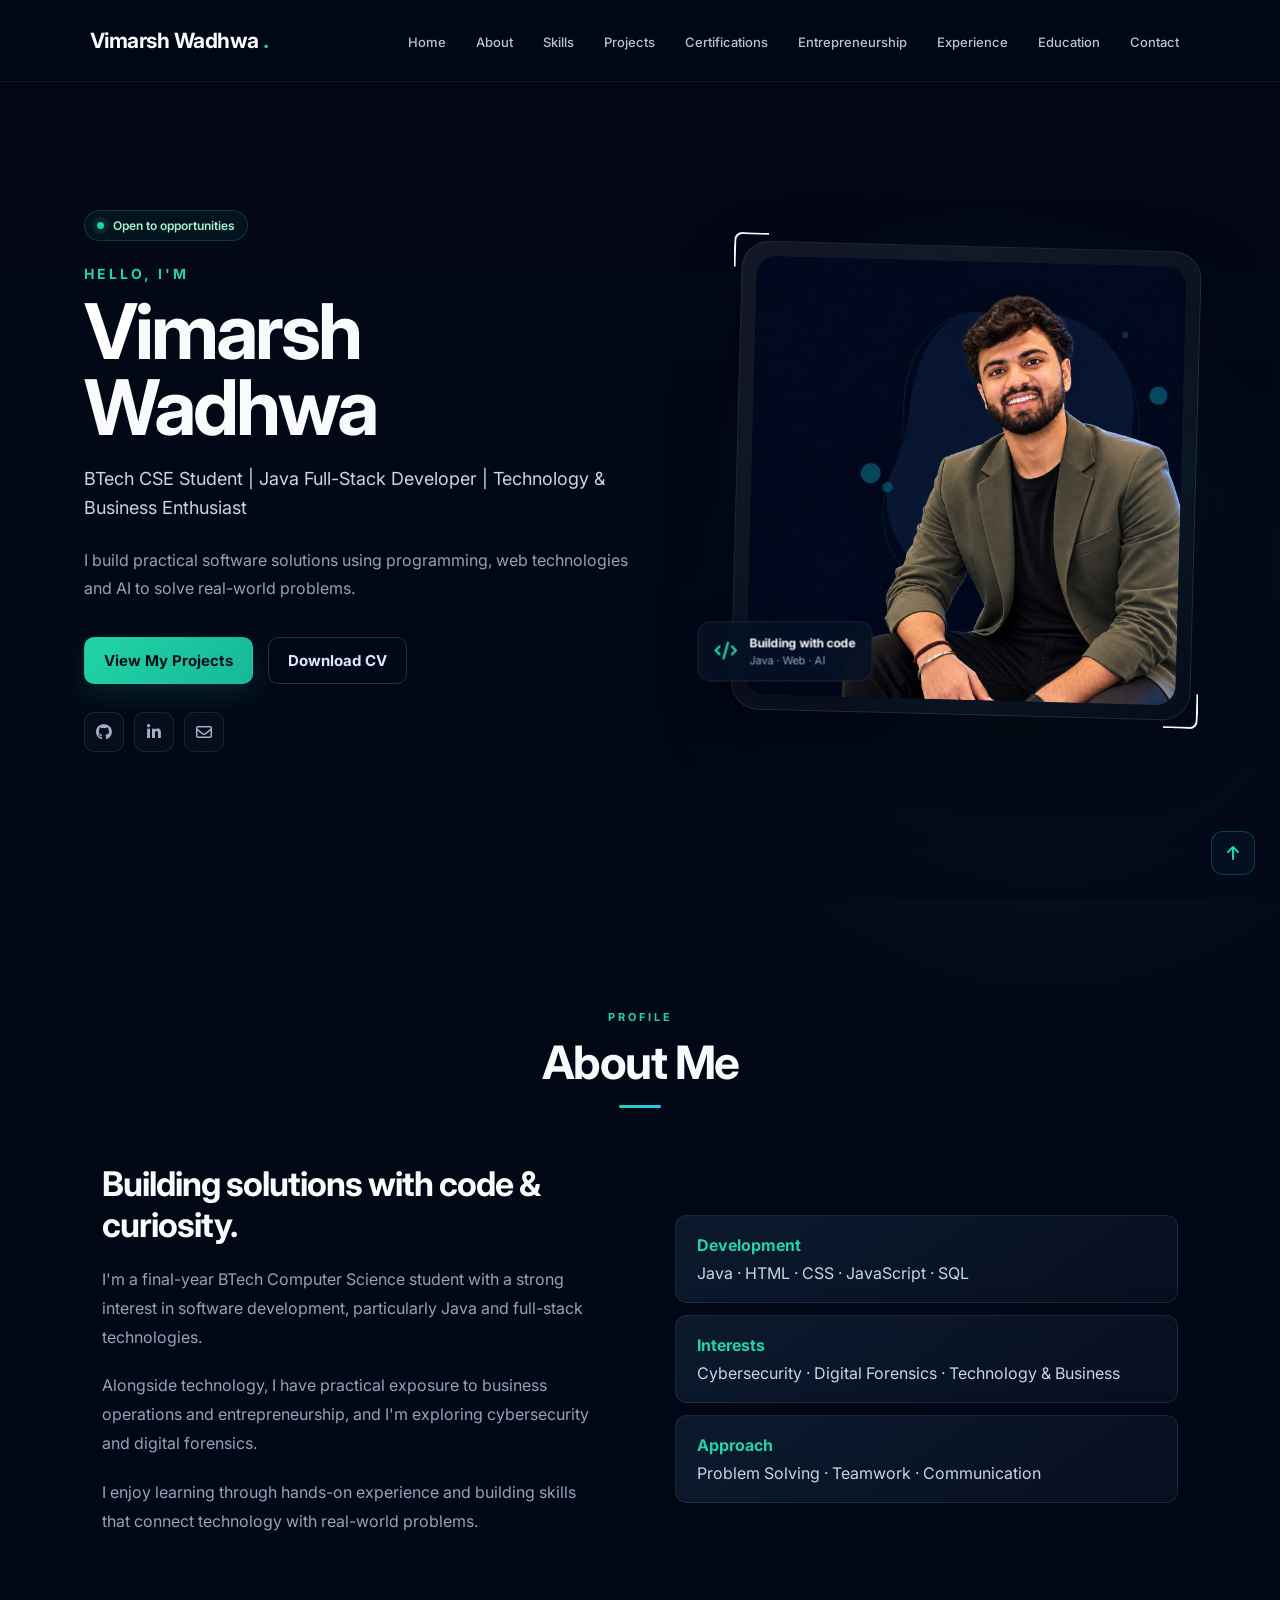
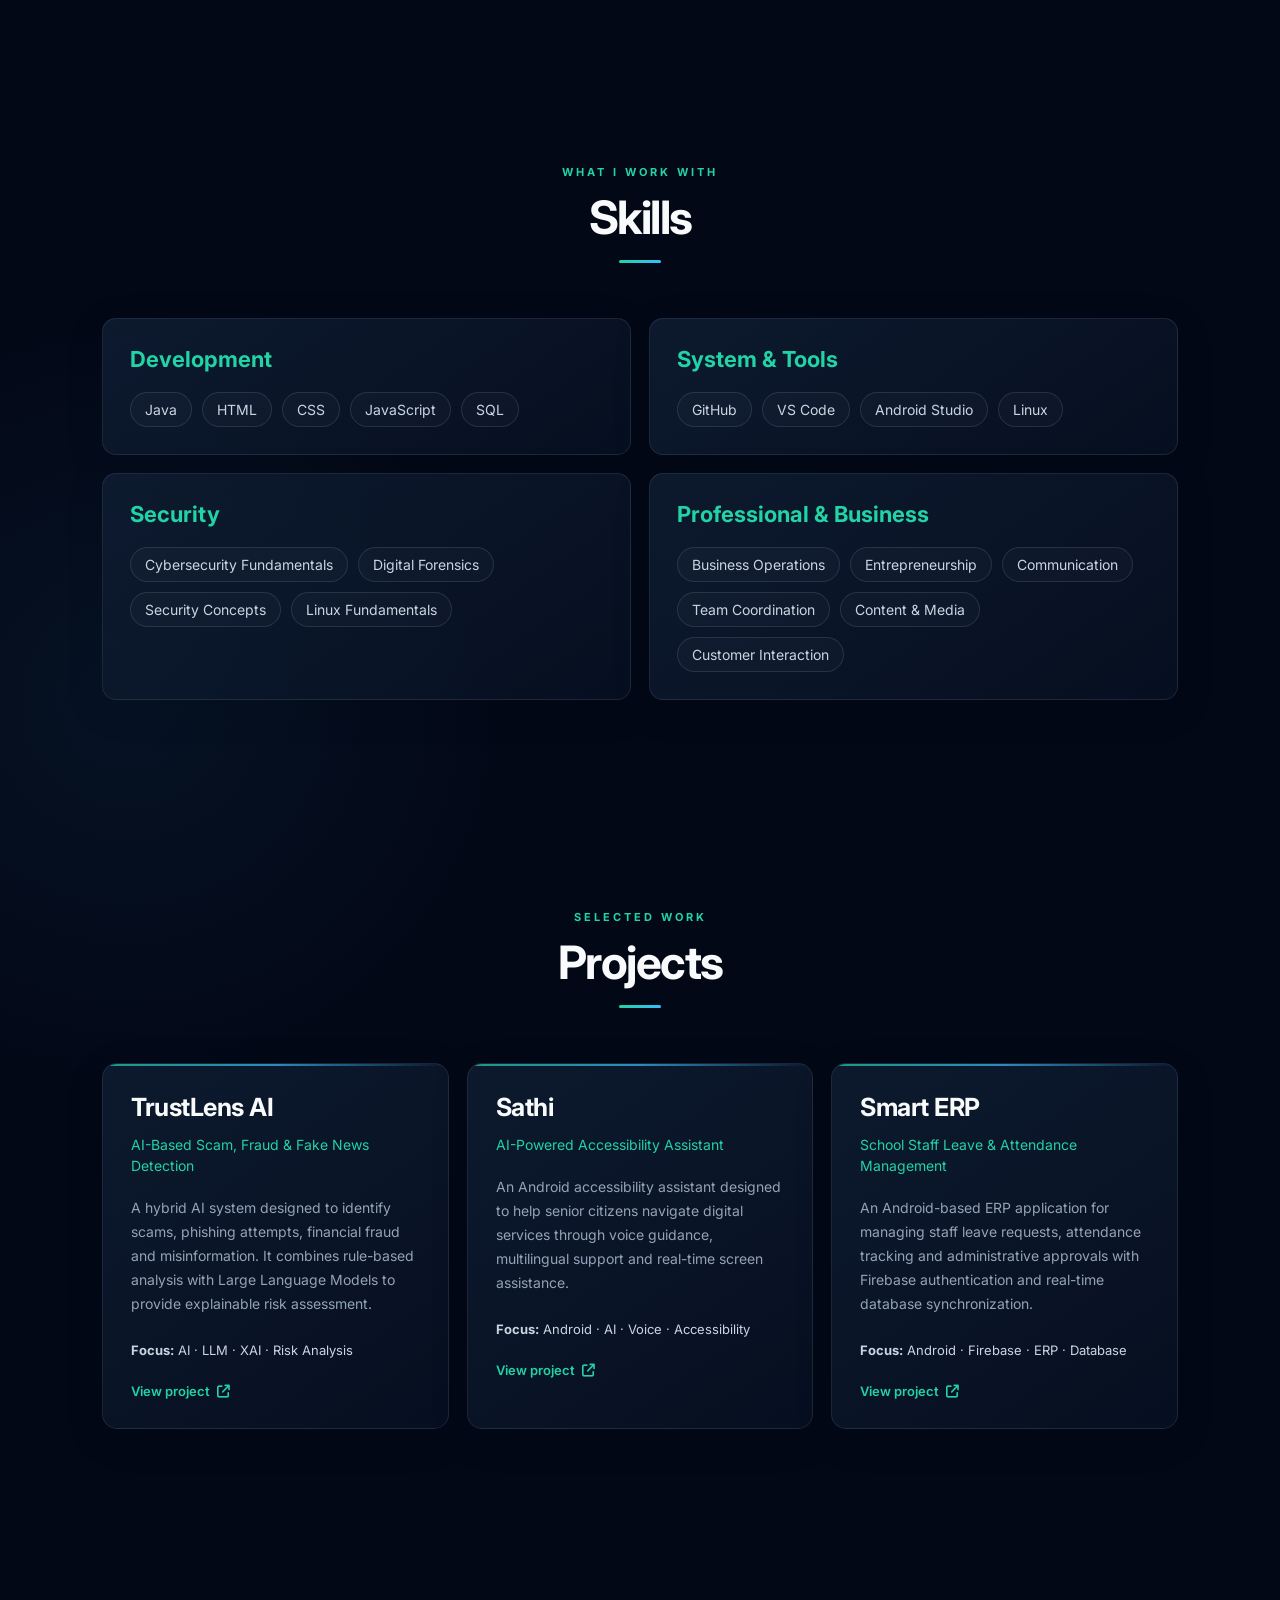
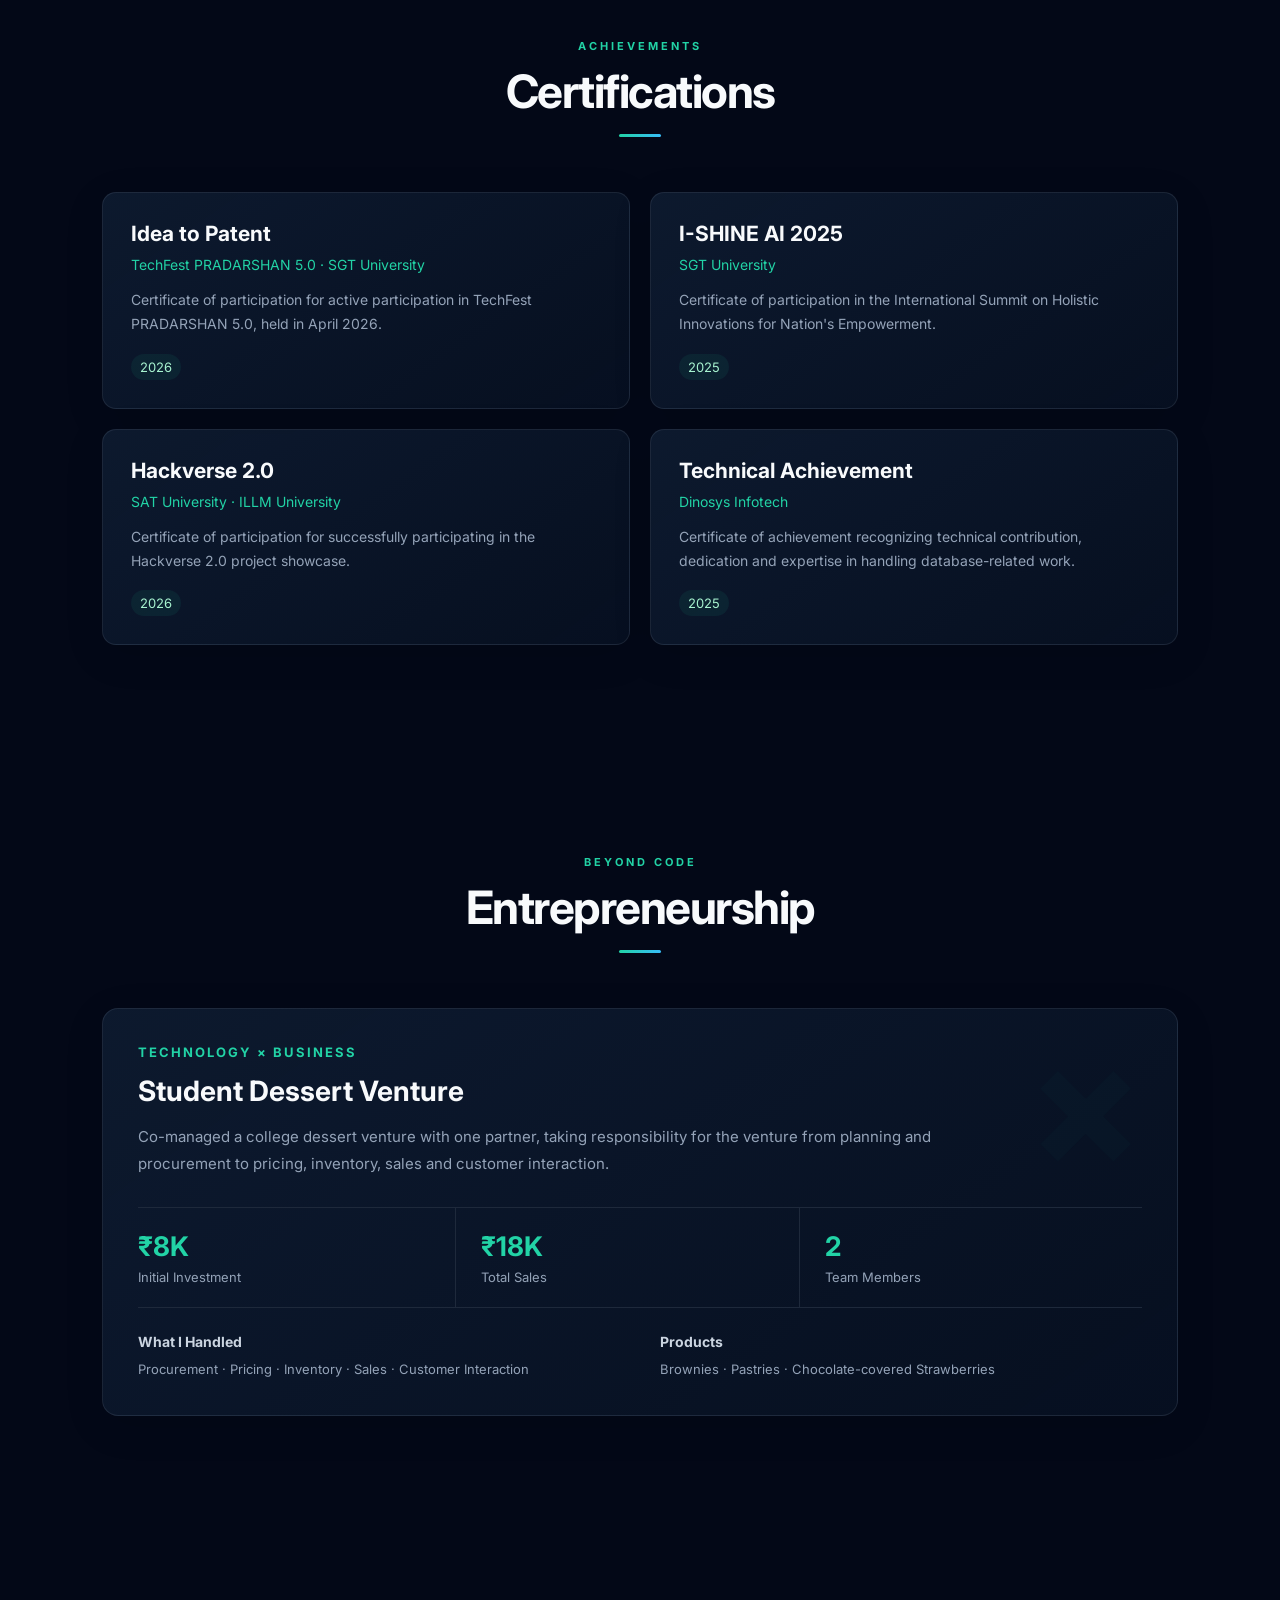
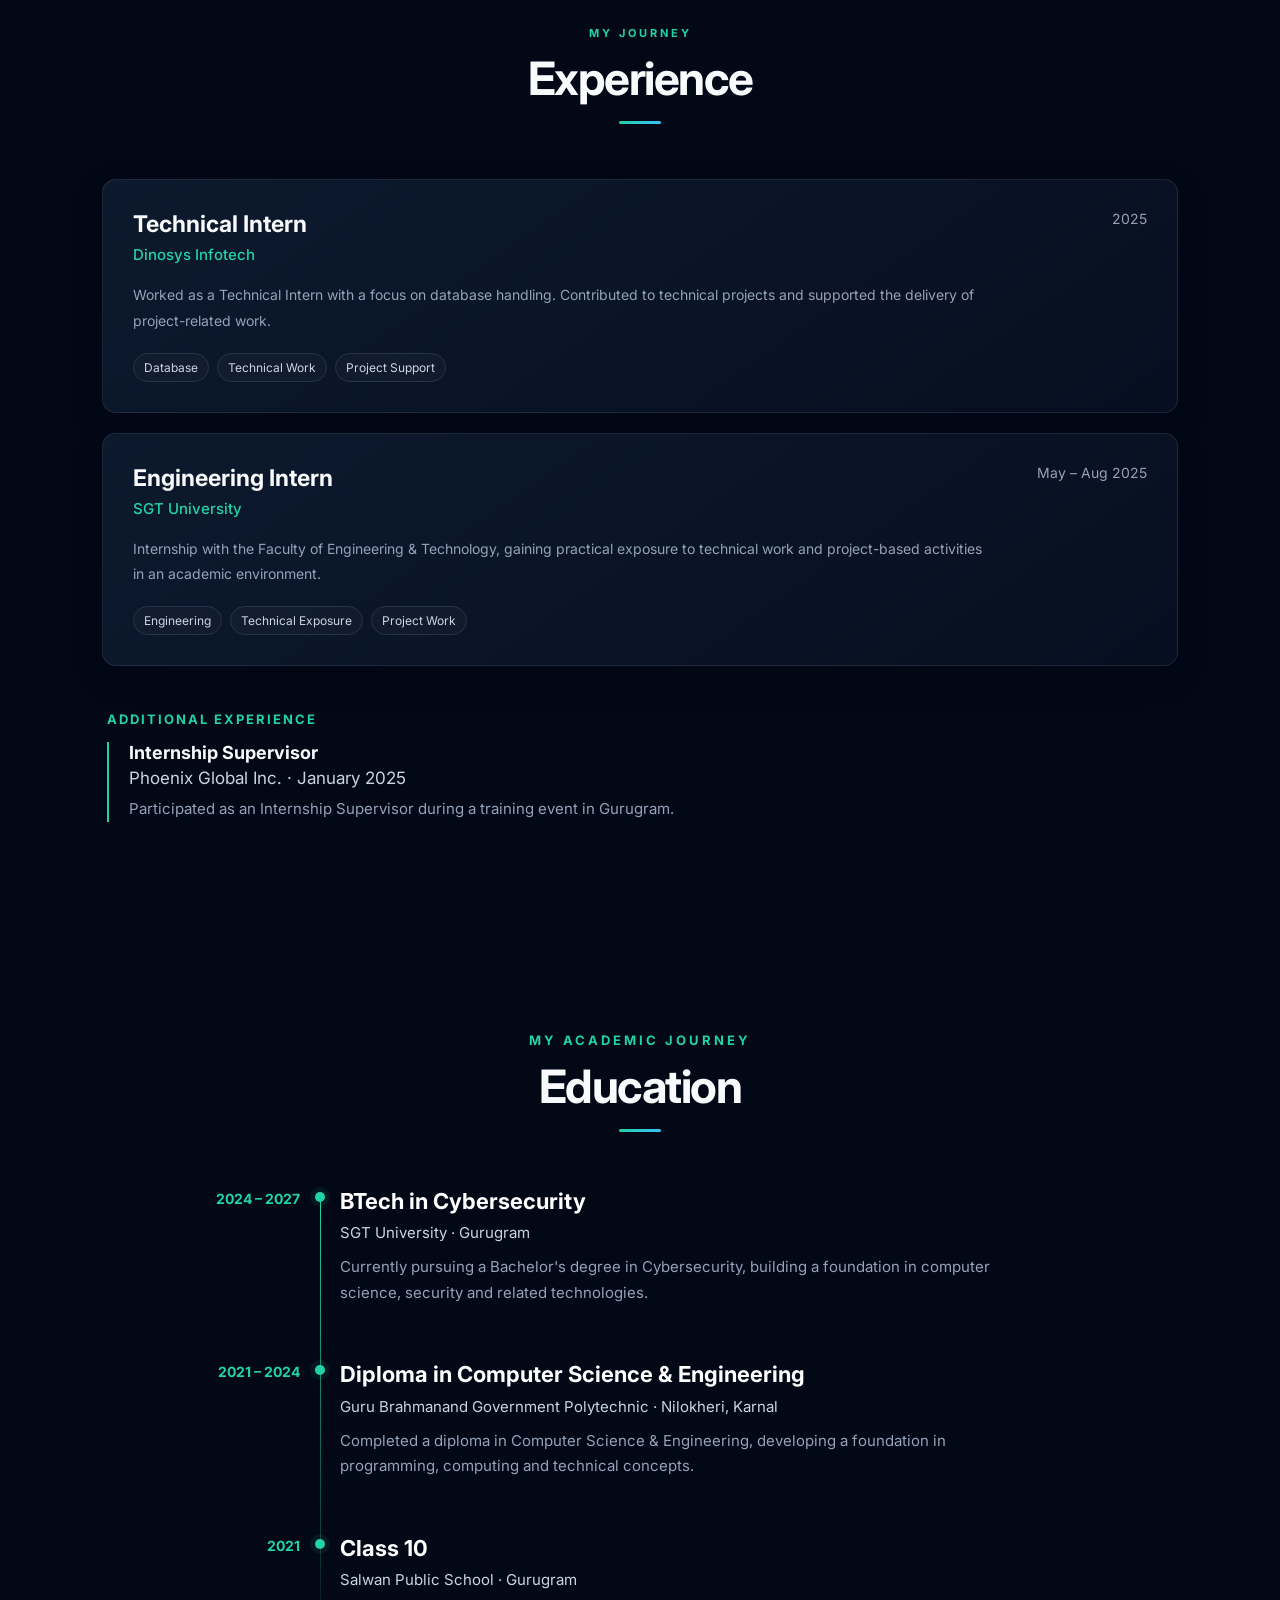
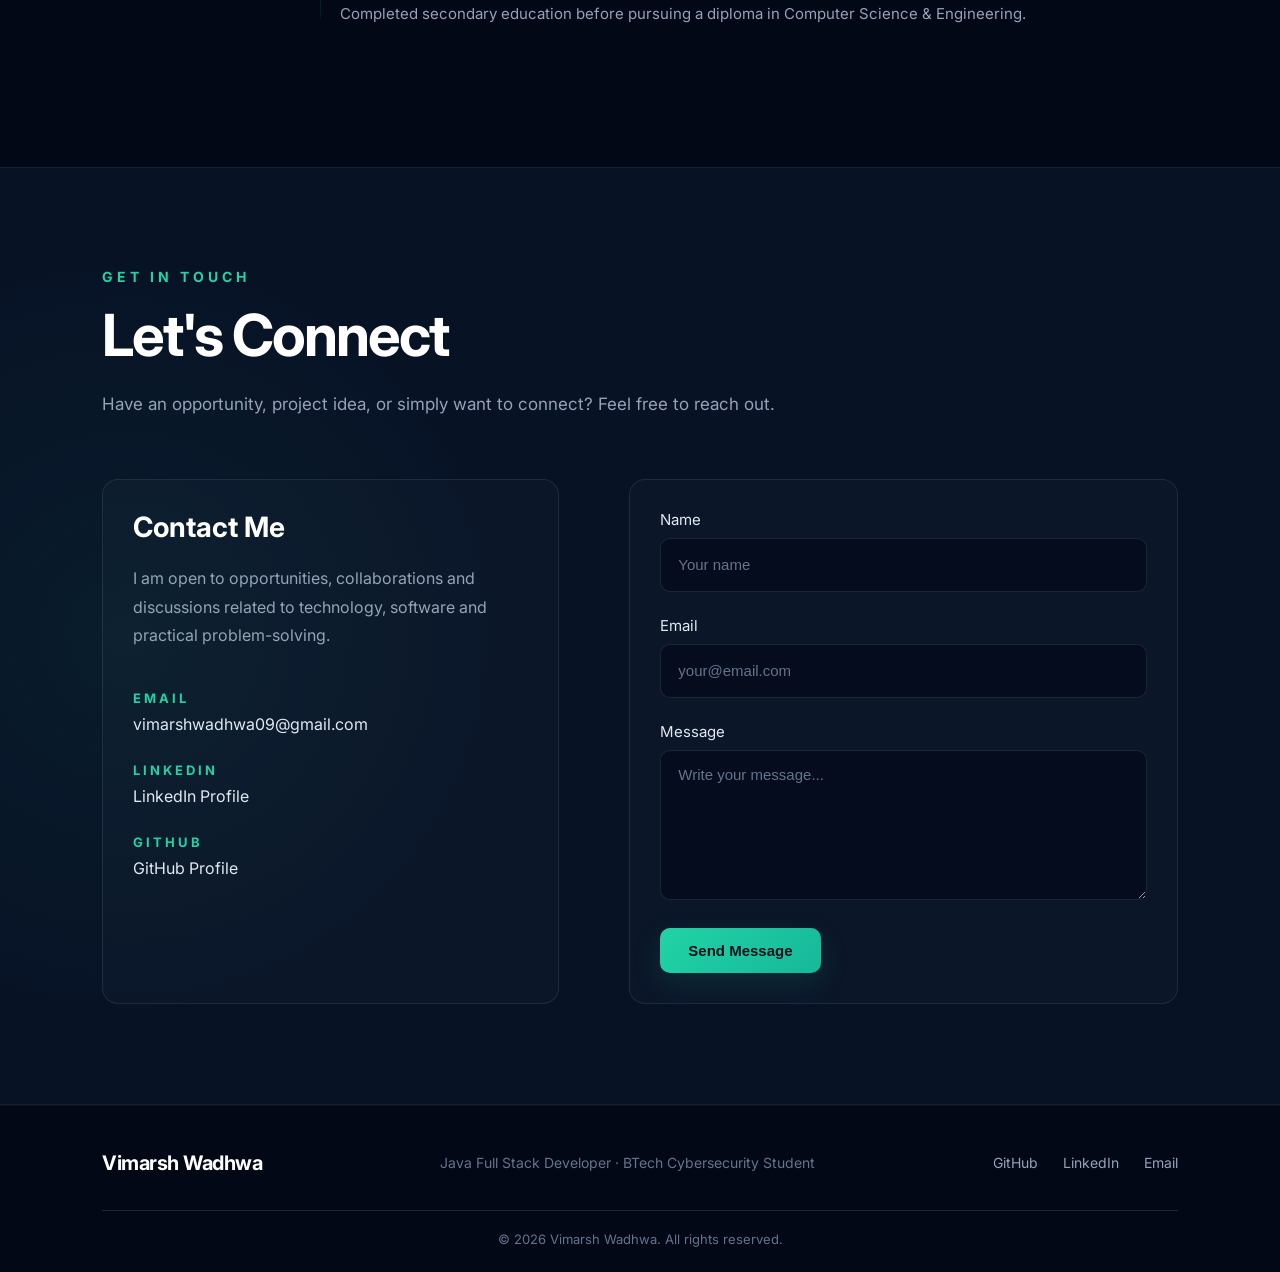
<file: index.html>
<!DOCTYPE html>
<html lang="en">

<head>
    <meta charset="UTF-8">
    <meta name="viewport" content="width=device-width, initial-scale=1.0">

    <title>Vimarsh Wadhwa | Portfolio</title>

    <!-- Google Font -->
    <link rel="preconnect" href="https://fonts.googleapis.com">
    <link rel="preconnect" href="https://fonts.gstatic.com" crossorigin>

    <link href="https://fonts.googleapis.com/css2?family=Inter:wght@400;500;600;700;800&display=swap" rel="stylesheet">

    <!-- Font Awesome Icons -->
    <link rel="stylesheet" href="https://cdnjs.cloudflare.com/ajax/libs/font-awesome/6.5.2/css/all.min.css">

    <!-- CSS -->
    <link rel="stylesheet" href="style.css">
</head>


<body>

    <!-- ==================== NAVBAR ==================== -->

    <header>

        <nav class="navbar">

            <div class="logo">
                Vimarsh Wadhwa
            </div>

            <ul class="nav-links">

                <li>
                    <a href="#home">Home</a>
                </li>

                <li>
                    <a href="#about">About</a>
                </li>

                <li>
                    <a href="#skills">Skills</a>
                </li>

                <li>
                    <a href="#projects">Projects</a>
                </li>

                <li>
                    <a href="#certifications">Certifications</a>
                </li>

                <li>
                    <a href="#entrepreneurship">Entrepreneurship</a>
                </li>

                <li>
                    <a href="#experience">Experience</a>
                </li>

                <li>
                    <a href="#education">Education</a>
                </li>

                <li>
                    <a href="#contact">Contact</a>
                </li>

            </ul>

            <!-- Mobile Menu -->
            <button class="menu-toggle" aria-label="Open navigation menu" aria-expanded="false">

                <i class="fa-solid fa-bars"></i>

            </button>

        </nav>


        <!-- ==================== HERO SECTION ==================== -->

        <section class="hero" id="home">

            <div class="hero-content">

                <!-- Availability -->
                <div class="availability-badge">

                    <span class="status-dot"></span>

                    Open to opportunities

                </div>


                <p class="hero-small-text">
                    HELLO, I'M
                </p>


                <h1>
                    Vimarsh Wadhwa
                </h1>


                <h2>
                    BTech CSE Student |
                    Java Full-Stack Developer |
                    Technology & Business Enthusiast
                </h2>


                <p class="hero-description">

                    I build practical software solutions using programming,
                    web technologies and AI to solve real-world problems.

                </p>


                <!-- Buttons -->

                <div class="hero-buttons">

                    <a href="#projects" class="btn primary-btn">

                        View My Projects

                    </a>


                    <a href="assets/Vimarsh_Wadhwa_CV.pdf" class="btn secondary-btn" target="_blank">
                        Download CV
                    </a>

                </div>


                <!-- Social Icons -->

                <div class="hero-socials">

                    <a href="https://github.com/vimarshwadhwa09" target="_blank" rel="noopener" aria-label="GitHub">

                        <i class="fa-brands fa-github"></i>

                    </a>


                    <a href="https://in.linkedin.com/in/vimarsh-wadhwa-855293280" target="_blank" rel="noopener"
                        aria-label="LinkedIn">

                        <i class="fa-brands fa-linkedin-in"></i>

                    </a>


                    <a href="mailto:vimarshwadhwa09@gmail.com" aria-label="Email">

                        <i class="fa-regular fa-envelope"></i>

                    </a>

                </div>

            </div>


            <!-- HERO IMAGE -->

            <div class="hero-image">

                <div class="hero-glow"></div>


                <div class="image-frame">

                    <span class="image-corner corner-1"></span>

                    <span class="image-corner corner-2"></span>


                    <img src="assets/final-image.png.jpeg" alt="Professional portrait of Vimarsh Wadhwa">


                    <!-- Floating Card -->

                    <div class="floating-card">

                        <i class="fa-solid fa-code"></i>

                        <div>

                            <strong>
                                Building with code
                            </strong>

                            <span>
                                Java · Web · AI
                            </span>

                        </div>

                    </div>

                </div>

            </div>

        </section>

    </header>


    <!-- ==================== ABOUT SECTION ==================== -->

    <section class="about" id="about">

        <div class="section-title">

            <p class="section-kicker">
                PROFILE
            </p>

            <h2>
                About Me
            </h2>

        </div>


        <div class="about-content">


            <!-- About Text -->

            <div class="about-text">

                <h3>
                    Building solutions with code & curiosity.
                </h3>


                <p>

                    I'm a final-year BTech Computer Science student with
                    a strong interest in software development, particularly
                    Java and full-stack technologies.

                </p>


                <p>

                    Alongside technology, I have practical exposure to
                    business operations and entrepreneurship, and I'm
                    exploring cybersecurity and digital forensics.

                </p>


                <p>

                    I enjoy learning through hands-on experience and
                    building skills that connect technology with
                    real-world problems.

                </p>

            </div>


            <!-- Information Boxes -->

            <div class="about-info">


                <div class="info-box">

                    <h4>
                        Development
                    </h4>

                    <p>
                        Java · HTML · CSS · JavaScript · SQL
                    </p>

                </div>


                <div class="info-box">

                    <h4>
                        Interests
                    </h4>

                    <p>
                        Cybersecurity · Digital Forensics ·
                        Technology & Business
                    </p>

                </div>


                <div class="info-box">

                    <h4>
                        Approach
                    </h4>

                    <p>
                        Problem Solving · Teamwork · Communication
                    </p>

                </div>

            </div>

        </div>

    </section>


    <!-- ==================== SKILLS SECTION ==================== -->

    <section class="skills" id="skills">

        <div class="section-title">

            <p class="section-kicker">
                WHAT I WORK WITH
            </p>

            <h2>
                Skills
            </h2>

        </div>


        <div class="skills-container">


            <!-- Development -->

            <div class="skill-category">

                <h3>
                    Development
                </h3>

                <div class="skill-list">

                    <span>Java</span>

                    <span>HTML</span>

                    <span>CSS</span>

                    <span>JavaScript</span>

                    <span>SQL</span>

                </div>

            </div>


            <!-- System & Tools -->

            <div class="skill-category">

                <h3>
                    System & Tools
                </h3>

                <div class="skill-list">

                    <span>GitHub</span>

                    <span>VS Code</span>

                    <span>Android Studio</span>

                    <span>Linux</span>

                </div>

            </div>


            <!-- Security -->

            <div class="skill-category">

                <h3>
                    Security
                </h3>

                <div class="skill-list">

                    <span>
                        Cybersecurity Fundamentals
                    </span>

                    <span>
                        Digital Forensics
                    </span>

                    <span>
                        Security Concepts
                    </span>

                    <span>
                        Linux Fundamentals
                    </span>

                </div>

            </div>


            <!-- Professional -->

            <div class="skill-category">

                <h3>
                    Professional & Business
                </h3>

                <div class="skill-list">

                    <span>
                        Business Operations
                    </span>

                    <span>
                        Entrepreneurship
                    </span>

                    <span>
                        Communication
                    </span>

                    <span>
                        Team Coordination
                    </span>

                    <span>
                        Content & Media
                    </span>

                    <span>
                        Customer Interaction
                    </span>

                </div>

            </div>

        </div>

    </section>


    <!-- ==================== PROJECTS SECTION ==================== -->

    <section class="projects" id="projects">

        <div class="section-title">

            <p class="section-kicker">
                SELECTED WORK
            </p>

            <h2>
                Projects
            </h2>

        </div>


        <div class="projects-container">


            <!-- Project 1 -->

            <div class="project-box">

                <h3>
                    TrustLens AI
                </h3>

                <p class="project-type">
                    AI-Based Scam, Fraud & Fake News Detection
                </p>

                <p class="project-description">

                    A hybrid AI system designed to identify scams,
                    phishing attempts, financial fraud and misinformation.
                    It combines rule-based analysis with Large Language
                    Models to provide explainable risk assessment.

                </p>

                <p class="project-tech">

                    <strong>Focus:</strong>

                    AI · LLM · XAI · Risk Analysis

                </p>


                <a href="#" class="project-link">

                    View project

                    <i class="fa-solid fa-arrow-up-right-from-square"></i>

                </a>

            </div>


            <!-- Project 2 -->

            <div class="project-box">

                <h3>
                    Sathi
                </h3>

                <p class="project-type">
                    AI-Powered Accessibility Assistant
                </p>

                <p class="project-description">

                    An Android accessibility assistant designed to help
                    senior citizens navigate digital services through
                    voice guidance, multilingual support and real-time
                    screen assistance.

                </p>

                <p class="project-tech">

                    <strong>Focus:</strong>

                    Android · AI · Voice · Accessibility

                </p>


                <a href="#" class="project-link">

                    View project

                    <i class="fa-solid fa-arrow-up-right-from-square"></i>

                </a>

            </div>


            <!-- Project 3 -->

            <div class="project-box">

                <h3>
                    Smart ERP
                </h3>

                <p class="project-type">
                    School Staff Leave & Attendance Management
                </p>

                <p class="project-description">

                    An Android-based ERP application for managing staff
                    leave requests, attendance tracking and administrative
                    approvals with Firebase authentication and real-time
                    database synchronization.

                </p>

                <p class="project-tech">

                    <strong>Focus:</strong>

                    Android · Firebase · ERP · Database

                </p>


                <a href="#" class="project-link">

                    View project

                    <i class="fa-solid fa-arrow-up-right-from-square"></i>

                </a>

            </div>

        </div>

    </section>


    <!-- ==================== CERTIFICATIONS ==================== -->

    <section class="certifications" id="certifications">

        <div class="section-title">

            <p class="section-kicker">
                ACHIEVEMENTS
            </p>

            <h2>
                Certifications
            </h2>

        </div>


        <div class="certifications-container">


            <div class="certification-box">

                <h3>
                    Idea to Patent
                </h3>

                <p class="certification-issuer">
                    TechFest PRADARSHAN 5.0 · SGT University
                </p>

                <p class="certification-description">

                    Certificate of participation for active participation
                    in TechFest PRADARSHAN 5.0, held in April 2026.

                </p>

                <span class="certification-year">
                    2026
                </span>

            </div>


            <div class="certification-box">

                <h3>
                    I-SHINE AI 2025
                </h3>

                <p class="certification-issuer">
                    SGT University
                </p>

                <p class="certification-description">

                    Certificate of participation in the International
                    Summit on Holistic Innovations for Nation's Empowerment.

                </p>

                <span class="certification-year">
                    2025
                </span>

            </div>


            <div class="certification-box">

                <h3>
                    Hackverse 2.0
                </h3>

                <p class="certification-issuer">
                    SAT University · ILLM University
                </p>

                <p class="certification-description">

                    Certificate of participation for successfully
                    participating in the Hackverse 2.0 project showcase.

                </p>

                <span class="certification-year">
                    2026
                </span>

            </div>


            <div class="certification-box">

                <h3>
                    Technical Achievement
                </h3>

                <p class="certification-issuer">
                    Dinosys Infotech
                </p>

                <p class="certification-description">

                    Certificate of achievement recognizing technical
                    contribution, dedication and expertise in handling
                    database-related work.

                </p>

                <span class="certification-year">
                    2025
                </span>

            </div>

        </div>

    </section>


    <!-- ==================== ENTREPRENEURSHIP ==================== -->

    <section class="entrepreneurship" id="entrepreneurship">

        <div class="section-title">

            <p class="section-kicker">
                BEYOND CODE
            </p>

            <h2>
                Entrepreneurship
            </h2>

        </div>


        <div class="entrepreneurship-container">

            <div class="entrepreneurship-box">

                <p class="entrepreneurship-label">
                    TECHNOLOGY × BUSINESS
                </p>


                <h3>
                    Student Dessert Venture
                </h3>


                <p class="entrepreneurship-description">

                    Co-managed a college dessert venture with one partner,
                    taking responsibility for the venture from planning and
                    procurement to pricing, inventory, sales and customer
                    interaction.

                </p>


                <!-- Statistics -->

                <div class="venture-stats">


                    <div class="venture-stat">

                        <h4>
                            ₹8K
                        </h4>

                        <p>
                            Initial Investment
                        </p>

                    </div>


                    <div class="venture-stat">

                        <h4>
                            ₹18K
                        </h4>

                        <p>
                            Total Sales
                        </p>

                    </div>


                    <div class="venture-stat">

                        <h4>
                            2
                        </h4>

                        <p>
                            Team Members
                        </p>

                    </div>

                </div>


                <!-- Details -->

                <div class="venture-details">


                    <div class="venture-detail">

                        <h4>
                            What I Handled
                        </h4>

                        <p>
                            Procurement · Pricing · Inventory ·
                            Sales · Customer Interaction
                        </p>

                    </div>


                    <div class="venture-detail">

                        <h4>
                            Products
                        </h4>

                        <p>
                            Brownies · Pastries ·
                            Chocolate-covered Strawberries
                        </p>

                    </div>

                </div>

            </div>

        </div>

    </section>


    <!-- ==================== EXPERIENCE ==================== -->

    <section class="experience" id="experience">

        <div class="section-title">

            <p class="section-kicker">
                MY JOURNEY
            </p>

            <h2>
                Experience
            </h2>

        </div>


        <div class="experience-container">


            <!-- Dinosys -->

            <div class="experience-box">

                <div class="experience-top">

                    <div>

                        <h3>
                            Technical Intern
                        </h3>

                        <p class="experience-company">
                            Dinosys Infotech
                        </p>

                    </div>

                    <span class="experience-date">
                        2025
                    </span>

                </div>


                <p class="experience-description">

                    Worked as a Technical Intern with a focus on database
                    handling. Contributed to technical projects and supported
                    the delivery of project-related work.

                </p>


                <div class="experience-tags">

                    <span>Database</span>

                    <span>Technical Work</span>

                    <span>Project Support</span>

                </div>

            </div>


            <!-- SGT University -->

            <div class="experience-box">

                <div class="experience-top">

                    <div>

                        <h3>
                            Engineering Intern
                        </h3>

                        <p class="experience-company">
                            SGT University
                        </p>

                    </div>

                    <span class="experience-date">
                        May – Aug 2025
                    </span>

                </div>


                <p class="experience-description">

                    Internship with the Faculty of Engineering & Technology,
                    gaining practical exposure to technical work and
                    project-based activities in an academic environment.

                </p>


                <div class="experience-tags">

                    <span>Engineering</span>

                    <span>Technical Exposure</span>

                    <span>Project Work</span>

                </div>

            </div>


            <!-- Additional Experience -->

            <div class="additional-experience">

                <p class="additional-label">
                    ADDITIONAL EXPERIENCE
                </p>


                <div class="additional-content">

                    <h3>
                        Internship Supervisor
                    </h3>

                    <p class="additional-company">
                        Phoenix Global Inc. · January 2025
                    </p>

                    <p class="additional-description">

                        Participated as an Internship Supervisor during a
                        training event in Gurugram.

                    </p>

                </div>

            </div>

        </div>

    </section>


    <!-- ==================== EDUCATION ==================== -->

    <section class="education" id="education">

        <div class="section-title">

            <p class="section-small-title">
                MY ACADEMIC JOURNEY
            </p>

            <h2>
                Education
            </h2>

        </div>


        <div class="education-container">


            <!-- BTech -->

            <div class="education-item">

                <div class="education-year">
                    2024 – 2027
                </div>


                <div class="education-content">

                    <h3>
                        BTech in Cybersecurity
                    </h3>

                    <p class="education-institute">
                        SGT University · Gurugram
                    </p>

                    <p class="education-description">

                        Currently pursuing a Bachelor's degree in
                        Cybersecurity, building a foundation in computer
                        science, security and related technologies.

                    </p>

                </div>

            </div>


            <!-- Diploma -->

            <div class="education-item">

                <div class="education-year">
                    2021 – 2024
                </div>


                <div class="education-content">

                    <h3>
                        Diploma in Computer Science & Engineering
                    </h3>

                    <p class="education-institute">
                        Guru Brahmanand Government Polytechnic ·
                        Nilokheri, Karnal
                    </p>

                    <p class="education-description">

                        Completed a diploma in Computer Science &
                        Engineering, developing a foundation in
                        programming, computing and technical concepts.

                    </p>

                </div>

            </div>


            <!-- Class 10 -->

            <div class="education-item">

                <div class="education-year">
                    2021
                </div>


                <div class="education-content">

                    <h3>
                        Class 10
                    </h3>

                    <p class="education-institute">
                        Salwan Public School · Gurugram
                    </p>

                    <p class="education-description">

                        Completed secondary education before pursuing
                        a diploma in Computer Science & Engineering.

                    </p>

                </div>

            </div>

        </div>

    </section>


    <!-- ==================== CONTACT ==================== -->

    <section class="contact-section" id="contact">


        <div class="contact-header">

            <p class="section-tag">
                GET IN TOUCH
            </p>


            <h2>
                Let's Connect
            </h2>


            <p>

                Have an opportunity, project idea, or simply want to
                connect? Feel free to reach out.

            </p>

        </div>


        <div class="contact-container">


            <!-- LEFT -->

            <div class="contact-info">

                <h3>
                    Contact Me
                </h3>


                <p class="contact-intro">

                    I am open to opportunities, collaborations and
                    discussions related to technology, software and
                    practical problem-solving.

                </p>


                <div class="contact-item">

                    <span class="contact-label">
                        EMAIL
                    </span>

                    <a href="mailto:vimarshwadhwa09@gmail.com">

                        vimarshwadhwa09@gmail.com

                    </a>

                </div>


                <div class="contact-item">

                    <span class="contact-label">
                        LINKEDIN
                    </span>

                    <a href="https://in.linkedin.com/in/vimarsh-wadhwa-855293280" target="_blank" rel="noopener">

                        LinkedIn Profile

                    </a>

                </div>


                <div class="contact-item">

                    <span class="contact-label">
                        GITHUB
                    </span>

                    <a href="https://github.com/vimarshwadhwa09" target="_blank" rel="noopener">

                        GitHub Profile

                    </a>

                </div>

            </div>


            <!-- RIGHT -->

            <div class="contact-form">

                <form>

                    <div class="form-group">

                        <label for="name">
                            Name
                        </label>

                        <input type="text" id="name" name="name" placeholder="Your name" required>

                    </div>


                    <div class="form-group">

                        <label for="email">
                            Email
                        </label>

                        <input type="email" id="email" name="email" placeholder="your@email.com" required>

                    </div>


                    <div class="form-group">

                        <label for="message">
                            Message
                        </label>

                        <textarea id="message" name="message" placeholder="Write your message..." required></textarea>

                    </div>


                    <button type="submit" class="contact-btn">

                        Send Message

                    </button>

                </form>

            </div>

        </div>

    </section>


    <!-- ==================== BACK TO TOP ==================== -->

    <a href="#home" class="back-to-top" aria-label="Back to top">

        <i class="fa-solid fa-arrow-up"></i>

    </a>


    <!-- ==================== FOOTER ==================== -->

    <footer class="footer">

        <div class="footer-content">


            <div class="footer-name">
                Vimarsh Wadhwa
            </div>


            <p>
                Java Full Stack Developer · BTech Cybersecurity Student
            </p>


            <div class="footer-links">

                <a href="https://github.com/vimarshwadhwa09" target="_blank" rel="noopener">

                    GitHub

                </a>


                <a href="https://in.linkedin.com/in/vimarsh-wadhwa-855293280" target="_blank" rel="noopener">

                    LinkedIn

                </a>


                <a href="mailto:vimarshwadhwa09@gmail.com">

                    Email

                </a>

            </div>

        </div>


        <div class="footer-bottom">

            <p>
                © 2026 Vimarsh Wadhwa. All rights reserved.
            </p>

        </div>

    </footer>


    <!-- ==================== JAVASCRIPT ==================== -->

    <script>

        const menuToggle =
            document.querySelector(".menu-toggle");

        const navLinks =
            document.querySelector(".nav-links");


        menuToggle?.addEventListener("click", () => {

            const isOpen =
                navLinks.classList.toggle("active");


            menuToggle.setAttribute(
                "aria-expanded",
                isOpen
            );


            menuToggle.innerHTML = isOpen

                ? '<i class="fa-solid fa-xmark"></i>'

                : '<i class="fa-solid fa-bars"></i>';

        });


        document
            .querySelectorAll(".nav-links a")
            .forEach(link => {

                link.addEventListener("click", () => {

                    navLinks.classList.remove("active");

                    menuToggle.setAttribute(
                        "aria-expanded",
                        "false"
                    );

                    menuToggle.innerHTML =
                        '<i class="fa-solid fa-bars"></i>';

                });

            });

    </script>

</body>

</html>
</file>
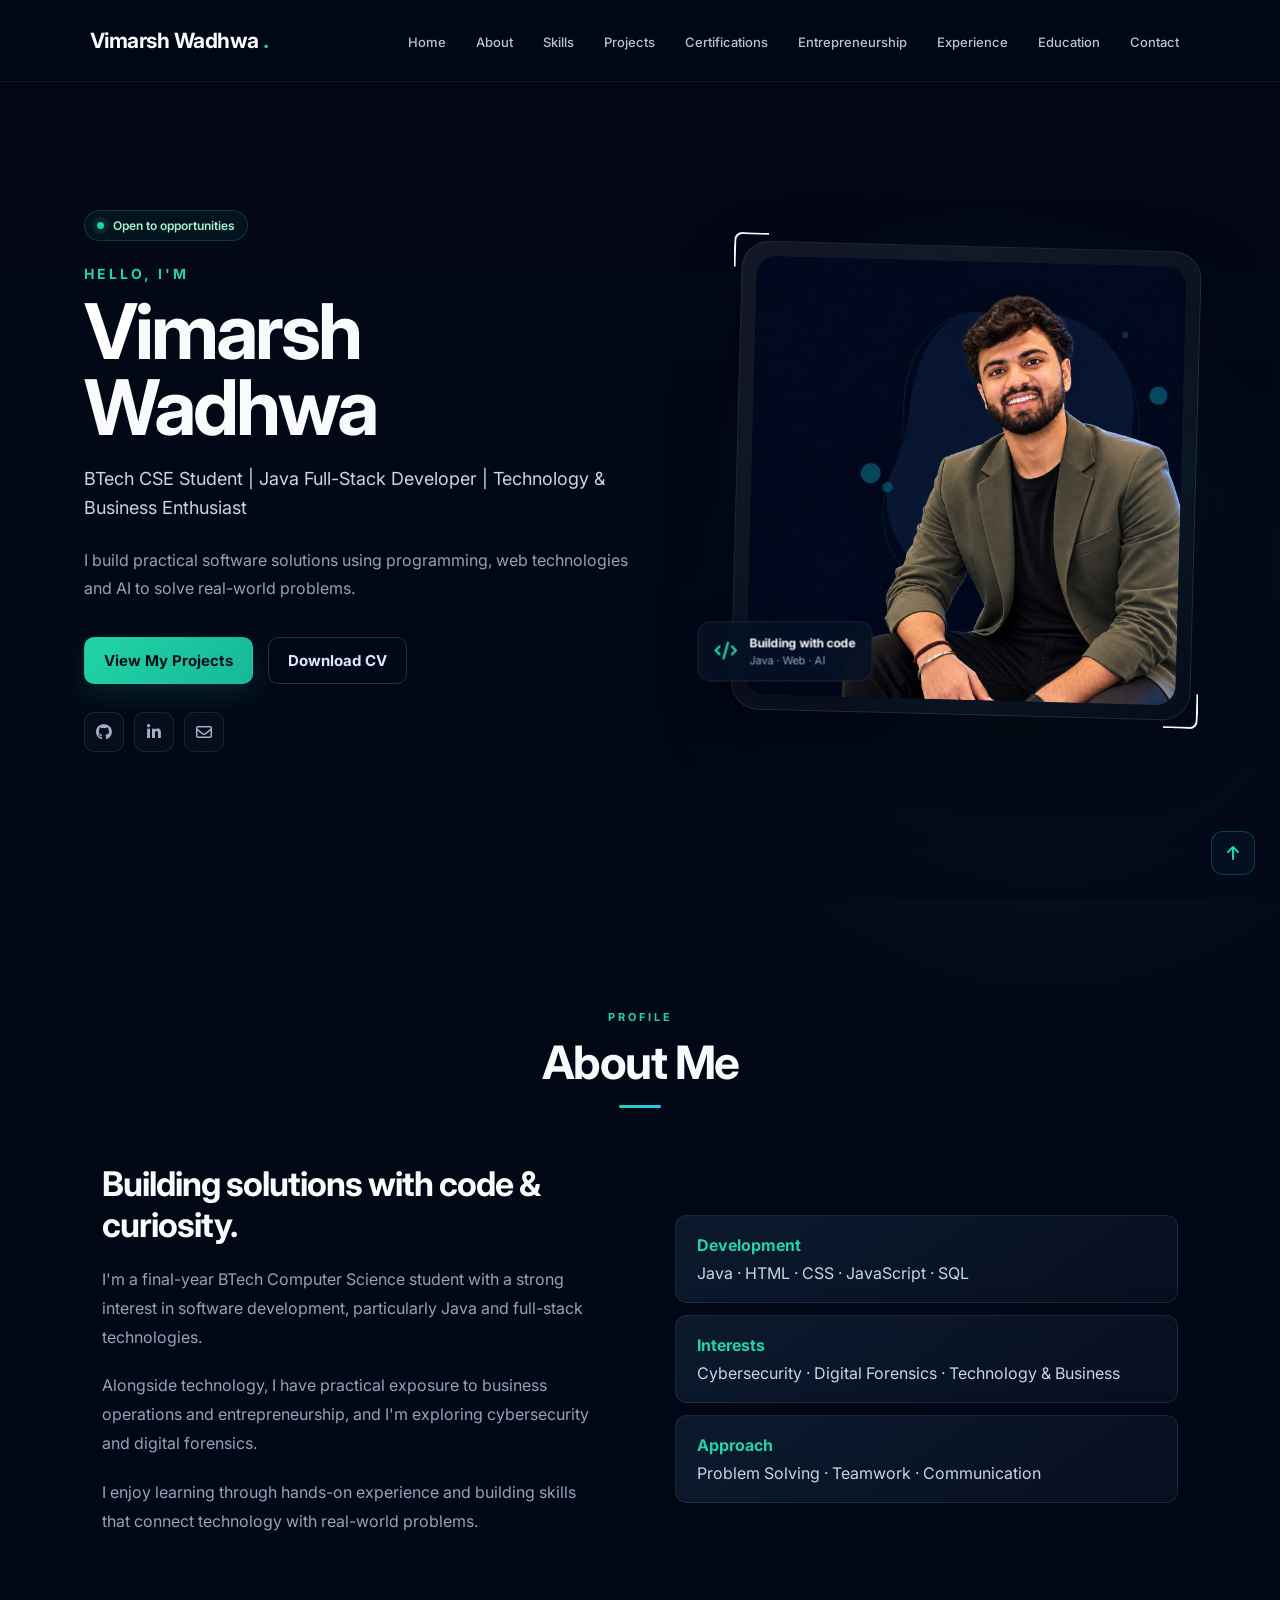
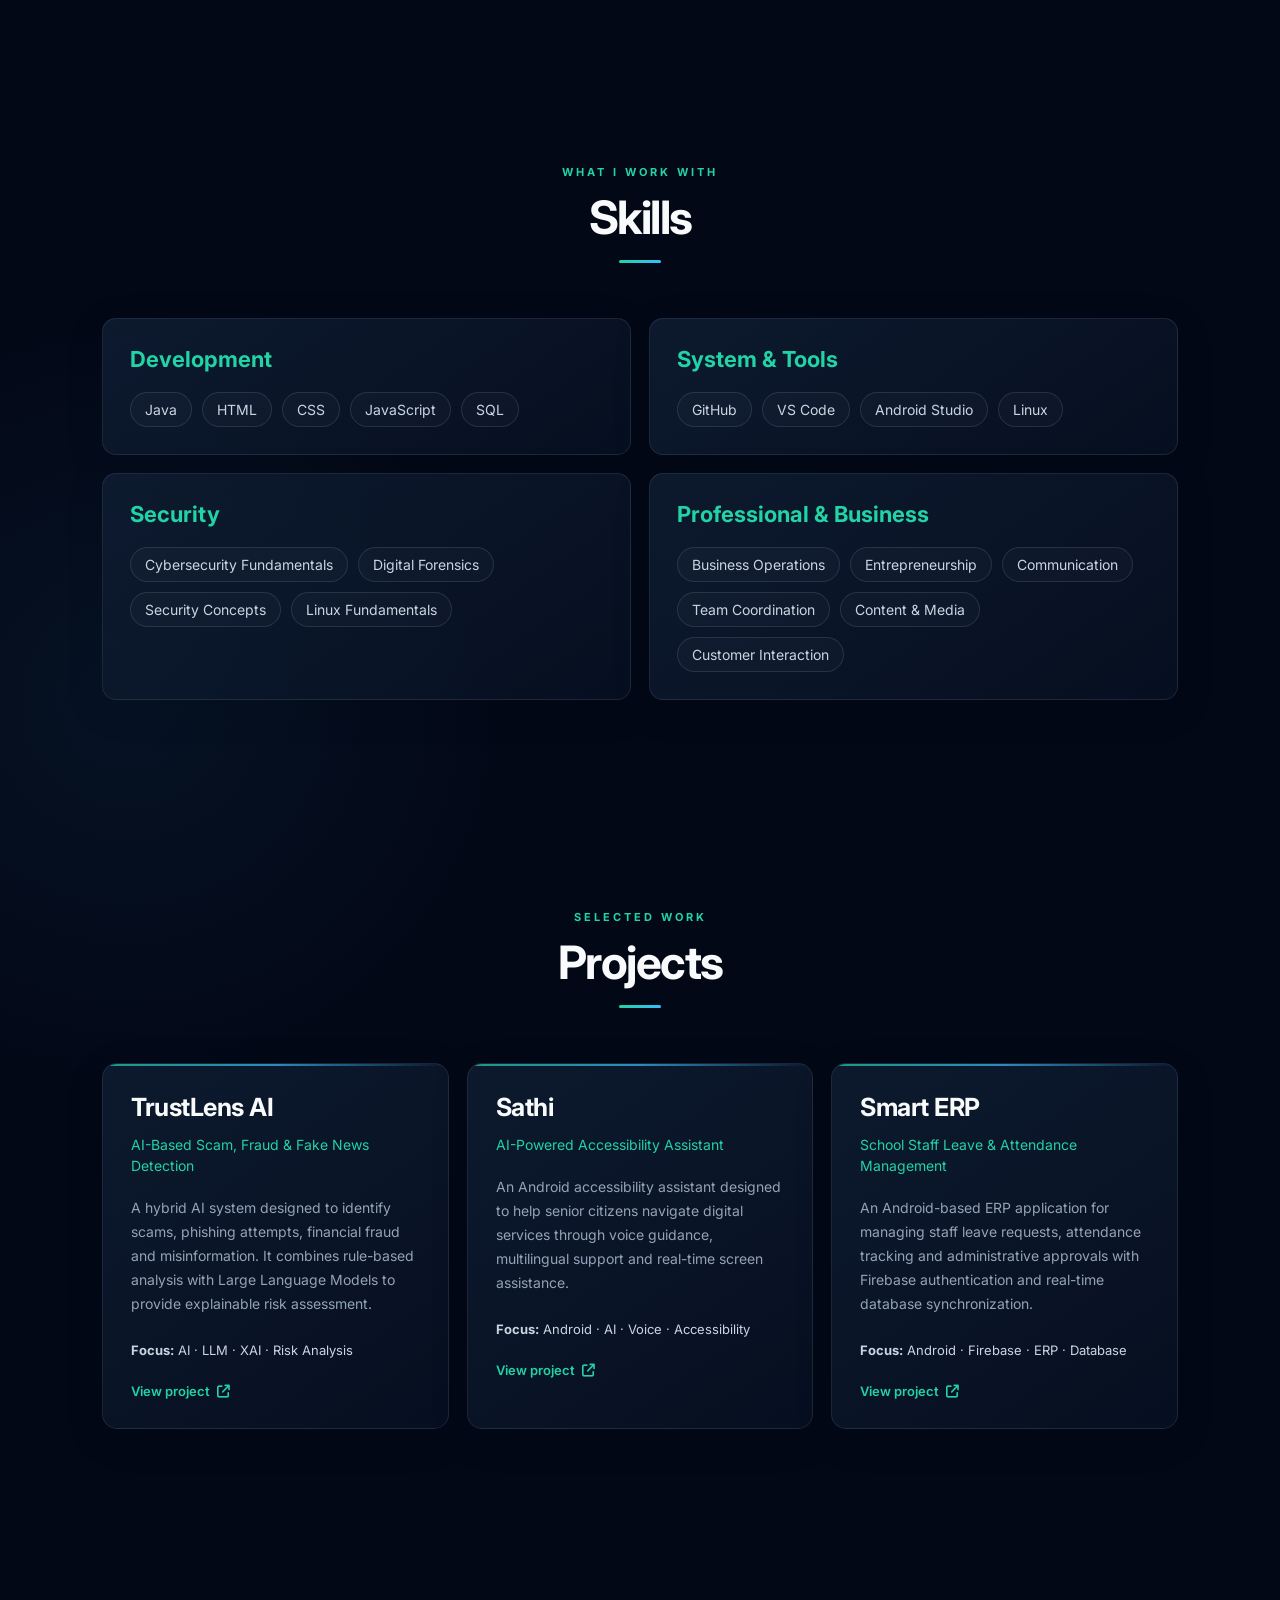
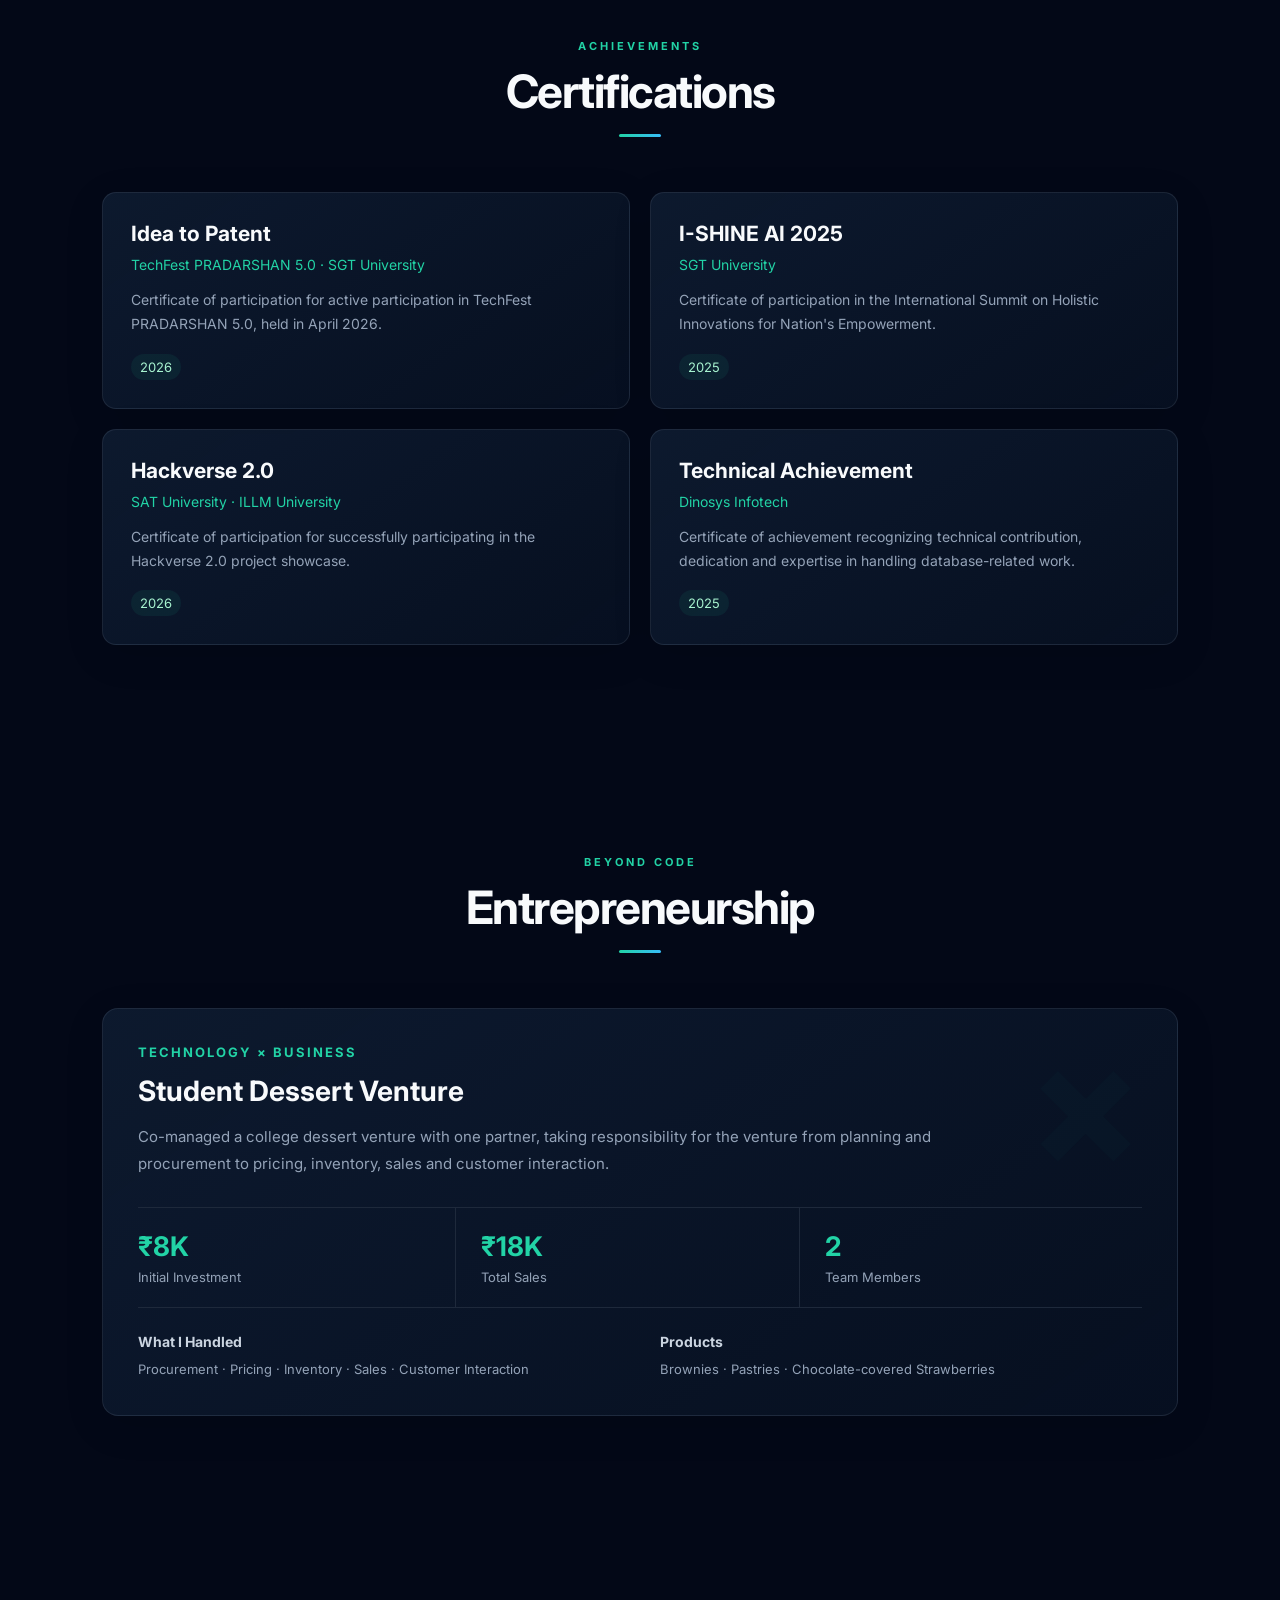
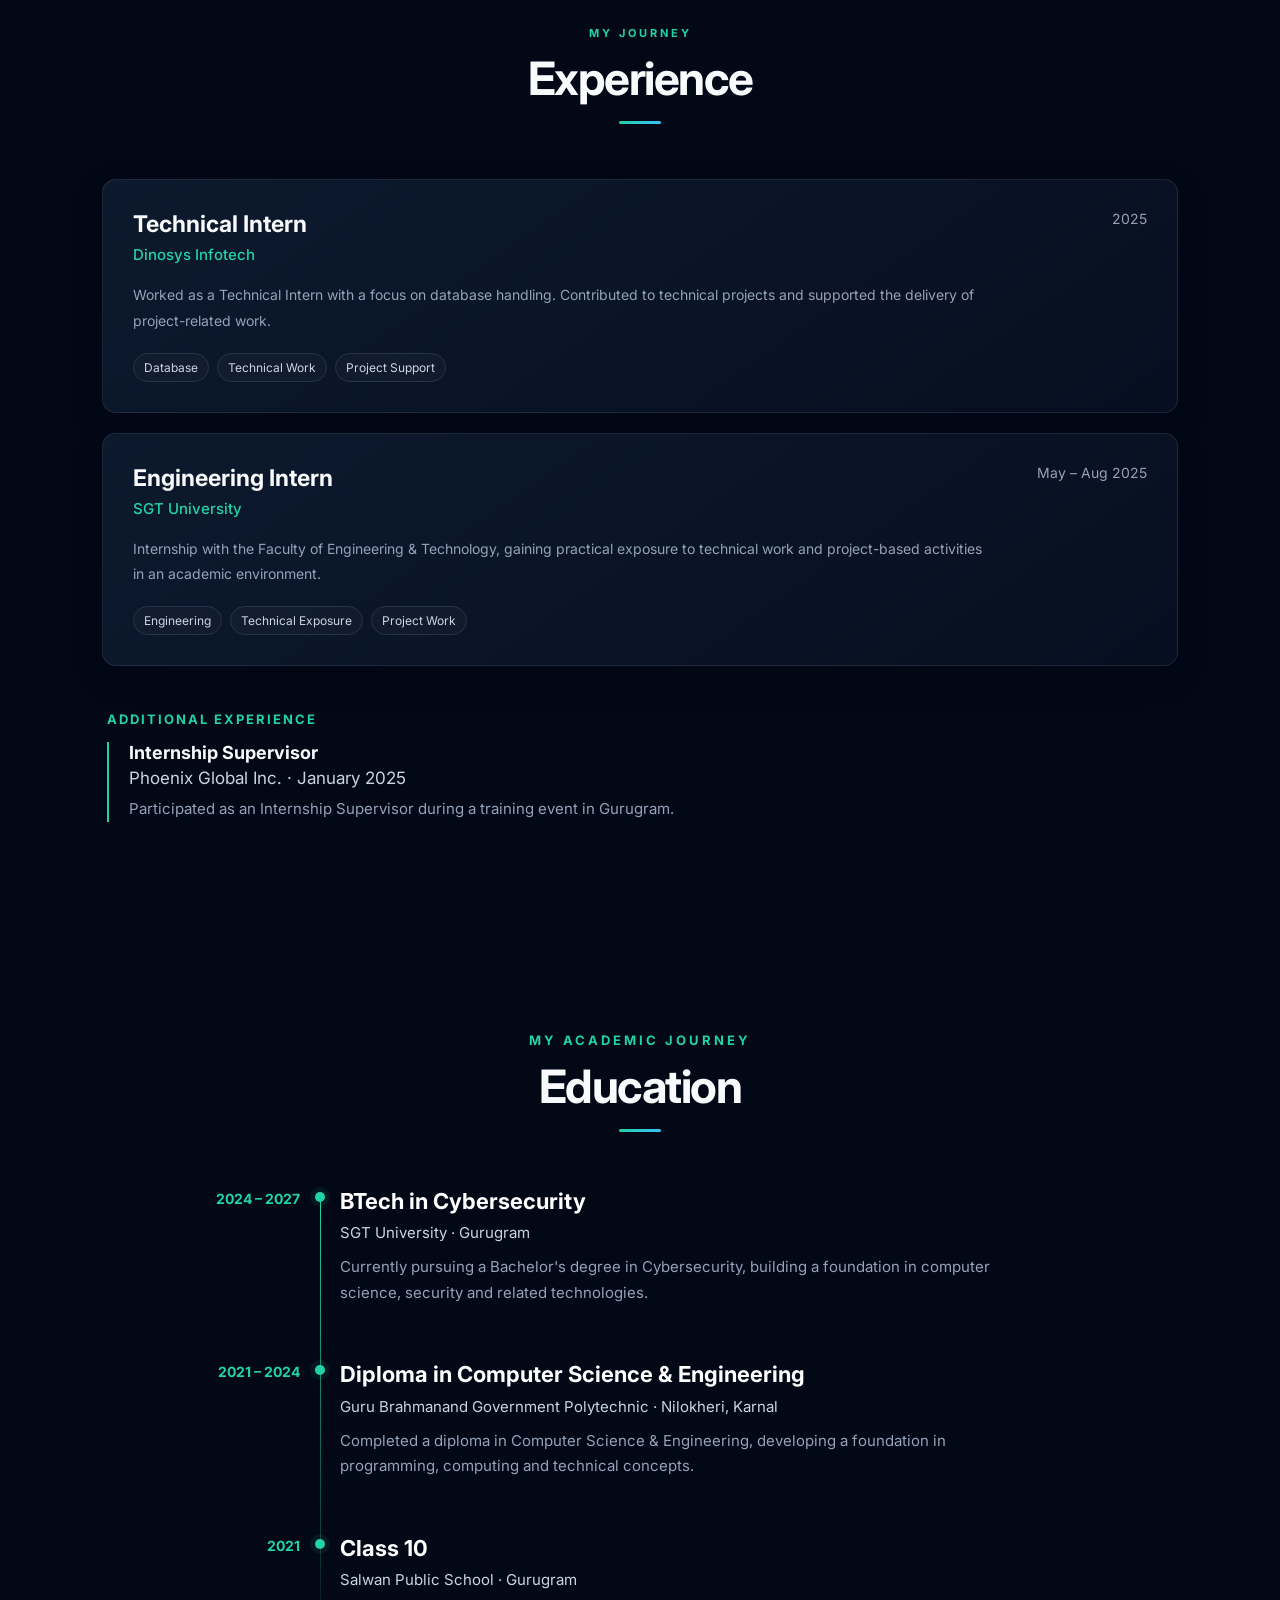
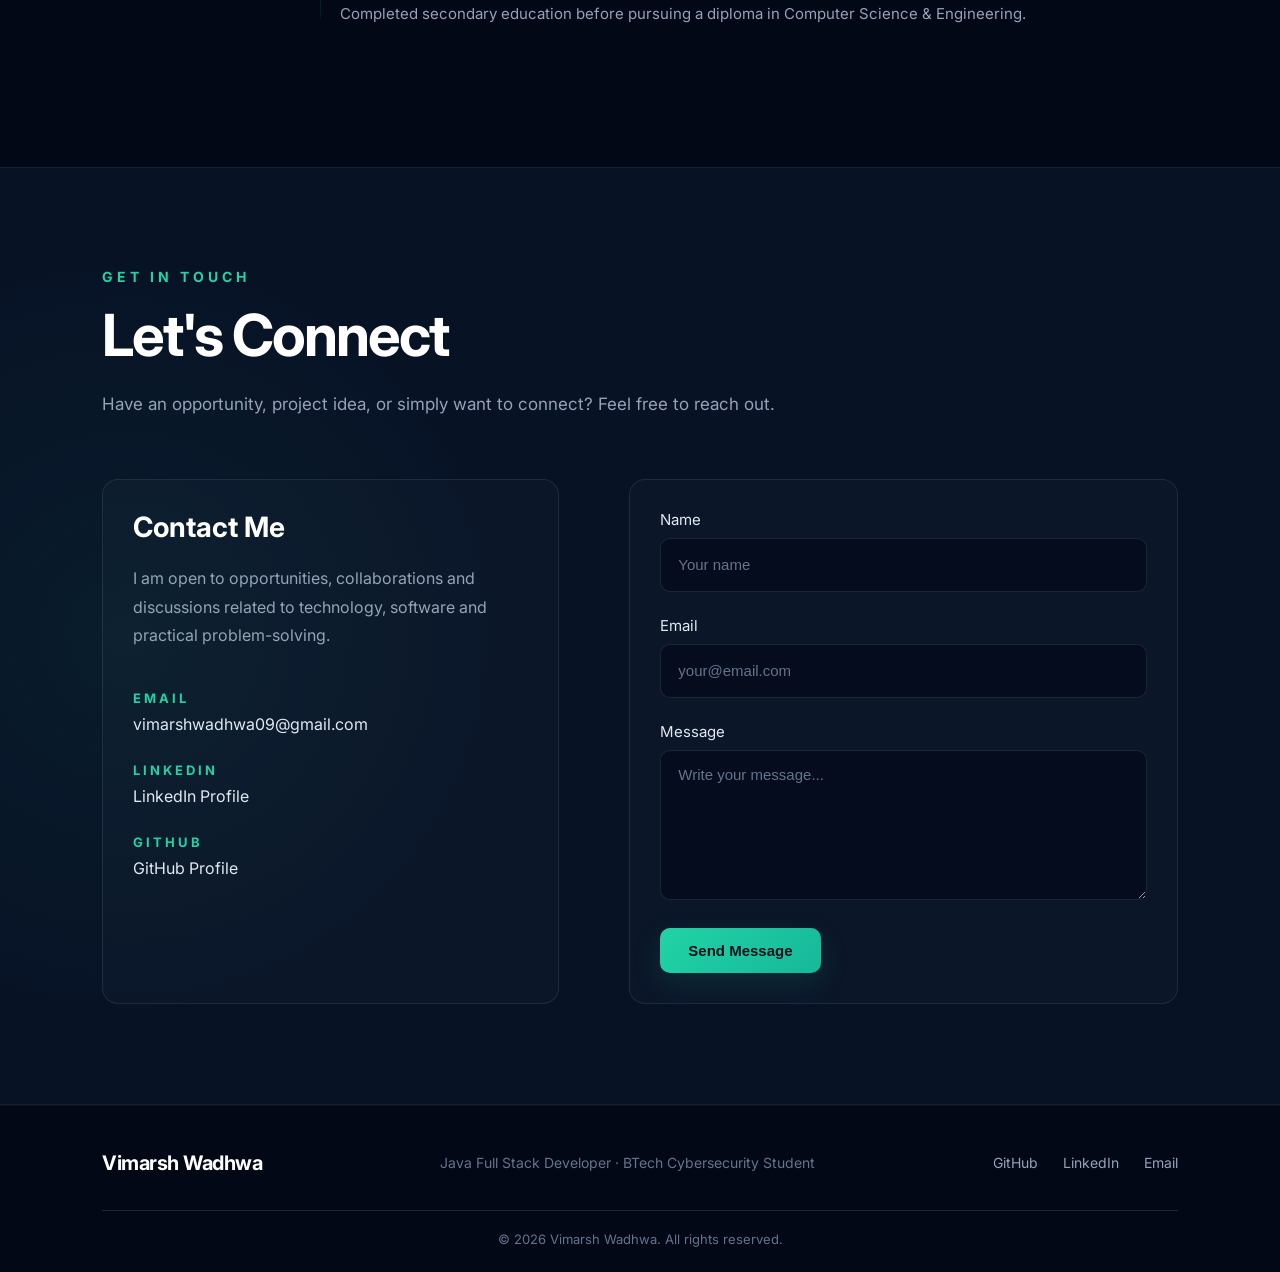
<file: indexe.html>
<!DOCTYPE html>
<html lang="en">

<head>
    <meta charset="UTF-8">
    <meta name="viewport" content="width=device-width, initial-scale=1.0">

    <title>Vimarsh Wadhwa | Portfolio</title>

    <!-- Google Font -->
    <link rel="preconnect" href="https://fonts.googleapis.com">
    <link rel="preconnect" href="https://fonts.gstatic.com" crossorigin>

    <link href="https://fonts.googleapis.com/css2?family=Inter:wght@400;500;600;700;800&display=swap" rel="stylesheet">

    <!-- Font Awesome Icons -->
    <link rel="stylesheet" href="https://cdnjs.cloudflare.com/ajax/libs/font-awesome/6.5.2/css/all.min.css">

    <!-- CSS -->
    <link rel="stylesheet" href="styleE.css">
</head>


<body>

    <!-- ==================== NAVBAR ==================== -->

    <header>

        <nav class="navbar">

            <div class="logo">
                Vimarsh Wadhwa
            </div>

            <ul class="nav-links">

                <li>
                    <a href="#home">Home</a>
                </li>

                <li>
                    <a href="#about">About</a>
                </li>

                <li>
                    <a href="#skills">Skills</a>
                </li>

                <li>
                    <a href="#projects">Projects</a>
                </li>

                <li>
                    <a href="#certifications">Certifications</a>
                </li>

                <li>
                    <a href="#entrepreneurship">Entrepreneurship</a>
                </li>

                <li>
                    <a href="#experience">Experience</a>
                </li>

                <li>
                    <a href="#education">Education</a>
                </li>

                <li>
                    <a href="#contact">Contact</a>
                </li>

            </ul>

            <!-- Mobile Menu -->
            <button class="menu-toggle" aria-label="Open navigation menu" aria-expanded="false">

                <i class="fa-solid fa-bars"></i>

            </button>

        </nav>


        <!-- ==================== HERO SECTION ==================== -->

        <section class="hero" id="home">

            <div class="hero-content">

                <!-- Availability -->
                <div class="availability-badge">

                    <span class="status-dot"></span>

                    Open to opportunities

                </div>


                <p class="hero-small-text">
                    HELLO, I'M
                </p>


                <h1>
                    Vimarsh Wadhwa
                </h1>


                <h2>
                    BTech CSE Student |
                    Java Full-Stack Developer |
                    Technology & Business Enthusiast
                </h2>


                <p class="hero-description">

                    I build practical software solutions using programming,
                    web technologies and AI to solve real-world problems.

                </p>


                <!-- Buttons -->

                <div class="hero-buttons">

                    <a href="#projects" class="btn primary-btn">

                        View My Projects

                    </a>


                    <a href="assets/Vimarsh_Wadhwa_CV.pdf" class="btn secondary-btn" target="_blank">
                        Download CV
                    </a>

                </div>


                <!-- Social Icons -->

                <div class="hero-socials">

                    <a href="https://github.com/vimarshwadhwa09" target="_blank" rel="noopener" aria-label="GitHub">

                        <i class="fa-brands fa-github"></i>

                    </a>


                    <a href="https://in.linkedin.com/in/vimarsh-wadhwa-855293280" target="_blank" rel="noopener"
                        aria-label="LinkedIn">

                        <i class="fa-brands fa-linkedin-in"></i>

                    </a>


                    <a href="mailto:vimarshwadhwa09@gmail.com" aria-label="Email">

                        <i class="fa-regular fa-envelope"></i>

                    </a>

                </div>

            </div>


            <!-- HERO IMAGE -->

            <div class="hero-image">

                <div class="hero-glow"></div>


                <div class="image-frame">

                    <span class="image-corner corner-1"></span>

                    <span class="image-corner corner-2"></span>


                    <img src="assets/final-image.png.jpeg" alt="Professional portrait of Vimarsh Wadhwa">


                    <!-- Floating Card -->

                    <div class="floating-card">

                        <i class="fa-solid fa-code"></i>

                        <div>

                            <strong>
                                Building with code
                            </strong>

                            <span>
                                Java · Web · AI
                            </span>

                        </div>

                    </div>

                </div>

            </div>

        </section>

    </header>


    <!-- ==================== ABOUT SECTION ==================== -->

    <section class="about" id="about">

        <div class="section-title">

            <p class="section-kicker">
                PROFILE
            </p>

            <h2>
                About Me
            </h2>

        </div>


        <div class="about-content">


            <!-- About Text -->

            <div class="about-text">

                <h3>
                    Building solutions with code & curiosity.
                </h3>


                <p>

                    I'm a final-year BTech Computer Science student with
                    a strong interest in software development, particularly
                    Java and full-stack technologies.

                </p>


                <p>

                    Alongside technology, I have practical exposure to
                    business operations and entrepreneurship, and I'm
                    exploring cybersecurity and digital forensics.

                </p>


                <p>

                    I enjoy learning through hands-on experience and
                    building skills that connect technology with
                    real-world problems.

                </p>

            </div>


            <!-- Information Boxes -->

            <div class="about-info">


                <div class="info-box">

                    <h4>
                        Development
                    </h4>

                    <p>
                        Java · HTML · CSS · JavaScript · SQL
                    </p>

                </div>


                <div class="info-box">

                    <h4>
                        Interests
                    </h4>

                    <p>
                        Cybersecurity · Digital Forensics ·
                        Technology & Business
                    </p>

                </div>


                <div class="info-box">

                    <h4>
                        Approach
                    </h4>

                    <p>
                        Problem Solving · Teamwork · Communication
                    </p>

                </div>

            </div>

        </div>

    </section>


    <!-- ==================== SKILLS SECTION ==================== -->

    <section class="skills" id="skills">

        <div class="section-title">

            <p class="section-kicker">
                WHAT I WORK WITH
            </p>

            <h2>
                Skills
            </h2>

        </div>


        <div class="skills-container">


            <!-- Development -->

            <div class="skill-category">

                <h3>
                    Development
                </h3>

                <div class="skill-list">

                    <span>Java</span>

                    <span>HTML</span>

                    <span>CSS</span>

                    <span>JavaScript</span>

                    <span>SQL</span>

                </div>

            </div>


            <!-- System & Tools -->

            <div class="skill-category">

                <h3>
                    System & Tools
                </h3>

                <div class="skill-list">

                    <span>GitHub</span>

                    <span>VS Code</span>

                    <span>Android Studio</span>

                    <span>Linux</span>

                </div>

            </div>


            <!-- Security -->

            <div class="skill-category">

                <h3>
                    Security
                </h3>

                <div class="skill-list">

                    <span>
                        Cybersecurity Fundamentals
                    </span>

                    <span>
                        Digital Forensics
                    </span>

                    <span>
                        Security Concepts
                    </span>

                    <span>
                        Linux Fundamentals
                    </span>

                </div>

            </div>


            <!-- Professional -->

            <div class="skill-category">

                <h3>
                    Professional & Business
                </h3>

                <div class="skill-list">

                    <span>
                        Business Operations
                    </span>

                    <span>
                        Entrepreneurship
                    </span>

                    <span>
                        Communication
                    </span>

                    <span>
                        Team Coordination
                    </span>

                    <span>
                        Content & Media
                    </span>

                    <span>
                        Customer Interaction
                    </span>

                </div>

            </div>

        </div>

    </section>


    <!-- ==================== PROJECTS SECTION ==================== -->

    <section class="projects" id="projects">

        <div class="section-title">

            <p class="section-kicker">
                SELECTED WORK
            </p>

            <h2>
                Projects
            </h2>

        </div>


        <div class="projects-container">


            <!-- Project 1 -->

            <div class="project-box">

                <h3>
                    TrustLens AI
                </h3>

                <p class="project-type">
                    AI-Based Scam, Fraud & Fake News Detection
                </p>

                <p class="project-description">

                    A hybrid AI system designed to identify scams,
                    phishing attempts, financial fraud and misinformation.
                    It combines rule-based analysis with Large Language
                    Models to provide explainable risk assessment.

                </p>

                <p class="project-tech">

                    <strong>Focus:</strong>

                    AI · LLM · XAI · Risk Analysis

                </p>


                <a href="#" class="project-link">

                    View project

                    <i class="fa-solid fa-arrow-up-right-from-square"></i>

                </a>

            </div>


            <!-- Project 2 -->

            <div class="project-box">

                <h3>
                    Sathi
                </h3>

                <p class="project-type">
                    AI-Powered Accessibility Assistant
                </p>

                <p class="project-description">

                    An Android accessibility assistant designed to help
                    senior citizens navigate digital services through
                    voice guidance, multilingual support and real-time
                    screen assistance.

                </p>

                <p class="project-tech">

                    <strong>Focus:</strong>

                    Android · AI · Voice · Accessibility

                </p>


                <a href="#" class="project-link">

                    View project

                    <i class="fa-solid fa-arrow-up-right-from-square"></i>

                </a>

            </div>


            <!-- Project 3 -->

            <div class="project-box">

                <h3>
                    Smart ERP
                </h3>

                <p class="project-type">
                    School Staff Leave & Attendance Management
                </p>

                <p class="project-description">

                    An Android-based ERP application for managing staff
                    leave requests, attendance tracking and administrative
                    approvals with Firebase authentication and real-time
                    database synchronization.

                </p>

                <p class="project-tech">

                    <strong>Focus:</strong>

                    Android · Firebase · ERP · Database

                </p>


                <a href="#" class="project-link">

                    View project

                    <i class="fa-solid fa-arrow-up-right-from-square"></i>

                </a>

            </div>

        </div>

    </section>


    <!-- ==================== CERTIFICATIONS ==================== -->

    <section class="certifications" id="certifications">

        <div class="section-title">

            <p class="section-kicker">
                ACHIEVEMENTS
            </p>

            <h2>
                Certifications
            </h2>

        </div>


        <div class="certifications-container">


            <div class="certification-box">

                <h3>
                    Idea to Patent
                </h3>

                <p class="certification-issuer">
                    TechFest PRADARSHAN 5.0 · SGT University
                </p>

                <p class="certification-description">

                    Certificate of participation for active participation
                    in TechFest PRADARSHAN 5.0, held in April 2026.

                </p>

                <span class="certification-year">
                    2026
                </span>

            </div>


            <div class="certification-box">

                <h3>
                    I-SHINE AI 2025
                </h3>

                <p class="certification-issuer">
                    SGT University
                </p>

                <p class="certification-description">

                    Certificate of participation in the International
                    Summit on Holistic Innovations for Nation's Empowerment.

                </p>

                <span class="certification-year">
                    2025
                </span>

            </div>


            <div class="certification-box">

                <h3>
                    Hackverse 2.0
                </h3>

                <p class="certification-issuer">
                    SAT University · ILLM University
                </p>

                <p class="certification-description">

                    Certificate of participation for successfully
                    participating in the Hackverse 2.0 project showcase.

                </p>

                <span class="certification-year">
                    2026
                </span>

            </div>


            <div class="certification-box">

                <h3>
                    Technical Achievement
                </h3>

                <p class="certification-issuer">
                    Dinosys Infotech
                </p>

                <p class="certification-description">

                    Certificate of achievement recognizing technical
                    contribution, dedication and expertise in handling
                    database-related work.

                </p>

                <span class="certification-year">
                    2025
                </span>

            </div>

        </div>

    </section>


    <!-- ==================== ENTREPRENEURSHIP ==================== -->

    <section class="entrepreneurship" id="entrepreneurship">

        <div class="section-title">

            <p class="section-kicker">
                BEYOND CODE
            </p>

            <h2>
                Entrepreneurship
            </h2>

        </div>


        <div class="entrepreneurship-container">

            <div class="entrepreneurship-box">

                <p class="entrepreneurship-label">
                    TECHNOLOGY × BUSINESS
                </p>


                <h3>
                    Student Dessert Venture
                </h3>


                <p class="entrepreneurship-description">

                    Co-managed a college dessert venture with one partner,
                    taking responsibility for the venture from planning and
                    procurement to pricing, inventory, sales and customer
                    interaction.

                </p>


                <!-- Statistics -->

                <div class="venture-stats">


                    <div class="venture-stat">

                        <h4>
                            ₹8K
                        </h4>

                        <p>
                            Initial Investment
                        </p>

                    </div>


                    <div class="venture-stat">

                        <h4>
                            ₹18K
                        </h4>

                        <p>
                            Total Sales
                        </p>

                    </div>


                    <div class="venture-stat">

                        <h4>
                            2
                        </h4>

                        <p>
                            Team Members
                        </p>

                    </div>

                </div>


                <!-- Details -->

                <div class="venture-details">


                    <div class="venture-detail">

                        <h4>
                            What I Handled
                        </h4>

                        <p>
                            Procurement · Pricing · Inventory ·
                            Sales · Customer Interaction
                        </p>

                    </div>


                    <div class="venture-detail">

                        <h4>
                            Products
                        </h4>

                        <p>
                            Brownies · Pastries ·
                            Chocolate-covered Strawberries
                        </p>

                    </div>

                </div>

            </div>

        </div>

    </section>


    <!-- ==================== EXPERIENCE ==================== -->

    <section class="experience" id="experience">

        <div class="section-title">

            <p class="section-kicker">
                MY JOURNEY
            </p>

            <h2>
                Experience
            </h2>

        </div>


        <div class="experience-container">


            <!-- Dinosys -->

            <div class="experience-box">

                <div class="experience-top">

                    <div>

                        <h3>
                            Technical Intern
                        </h3>

                        <p class="experience-company">
                            Dinosys Infotech
                        </p>

                    </div>

                    <span class="experience-date">
                        2025
                    </span>

                </div>


                <p class="experience-description">

                    Worked as a Technical Intern with a focus on database
                    handling. Contributed to technical projects and supported
                    the delivery of project-related work.

                </p>


                <div class="experience-tags">

                    <span>Database</span>

                    <span>Technical Work</span>

                    <span>Project Support</span>

                </div>

            </div>


            <!-- SGT University -->

            <div class="experience-box">

                <div class="experience-top">

                    <div>

                        <h3>
                            Engineering Intern
                        </h3>

                        <p class="experience-company">
                            SGT University
                        </p>

                    </div>

                    <span class="experience-date">
                        May – Aug 2025
                    </span>

                </div>


                <p class="experience-description">

                    Internship with the Faculty of Engineering & Technology,
                    gaining practical exposure to technical work and
                    project-based activities in an academic environment.

                </p>


                <div class="experience-tags">

                    <span>Engineering</span>

                    <span>Technical Exposure</span>

                    <span>Project Work</span>

                </div>

            </div>


            <!-- Additional Experience -->

            <div class="additional-experience">

                <p class="additional-label">
                    ADDITIONAL EXPERIENCE
                </p>


                <div class="additional-content">

                    <h3>
                        Internship Supervisor
                    </h3>

                    <p class="additional-company">
                        Phoenix Global Inc. · January 2025
                    </p>

                    <p class="additional-description">

                        Participated as an Internship Supervisor during a
                        training event in Gurugram.

                    </p>

                </div>

            </div>

        </div>

    </section>


    <!-- ==================== EDUCATION ==================== -->

    <section class="education" id="education">

        <div class="section-title">

            <p class="section-small-title">
                MY ACADEMIC JOURNEY
            </p>

            <h2>
                Education
            </h2>

        </div>


        <div class="education-container">


            <!-- BTech -->

            <div class="education-item">

                <div class="education-year">
                    2024 – 2027
                </div>


                <div class="education-content">

                    <h3>
                        BTech in Cybersecurity
                    </h3>

                    <p class="education-institute">
                        SGT University · Gurugram
                    </p>

                    <p class="education-description">

                        Currently pursuing a Bachelor's degree in
                        Cybersecurity, building a foundation in computer
                        science, security and related technologies.

                    </p>

                </div>

            </div>


            <!-- Diploma -->

            <div class="education-item">

                <div class="education-year">
                    2021 – 2024
                </div>


                <div class="education-content">

                    <h3>
                        Diploma in Computer Science & Engineering
                    </h3>

                    <p class="education-institute">
                        Guru Brahmanand Government Polytechnic ·
                        Nilokheri, Karnal
                    </p>

                    <p class="education-description">

                        Completed a diploma in Computer Science &
                        Engineering, developing a foundation in
                        programming, computing and technical concepts.

                    </p>

                </div>

            </div>


            <!-- Class 10 -->

            <div class="education-item">

                <div class="education-year">
                    2021
                </div>


                <div class="education-content">

                    <h3>
                        Class 10
                    </h3>

                    <p class="education-institute">
                        Salwan Public School · Gurugram
                    </p>

                    <p class="education-description">

                        Completed secondary education before pursuing
                        a diploma in Computer Science & Engineering.

                    </p>

                </div>

            </div>

        </div>

    </section>


    <!-- ==================== CONTACT ==================== -->

    <section class="contact-section" id="contact">


        <div class="contact-header">

            <p class="section-tag">
                GET IN TOUCH
            </p>


            <h2>
                Let's Connect
            </h2>


            <p>

                Have an opportunity, project idea, or simply want to
                connect? Feel free to reach out.

            </p>

        </div>


        <div class="contact-container">


            <!-- LEFT -->

            <div class="contact-info">

                <h3>
                    Contact Me
                </h3>


                <p class="contact-intro">

                    I am open to opportunities, collaborations and
                    discussions related to technology, software and
                    practical problem-solving.

                </p>


                <div class="contact-item">

                    <span class="contact-label">
                        EMAIL
                    </span>

                    <a href="mailto:vimarshwadhwa09@gmail.com">

                        vimarshwadhwa09@gmail.com

                    </a>

                </div>


                <div class="contact-item">

                    <span class="contact-label">
                        LINKEDIN
                    </span>

                    <a href="https://in.linkedin.com/in/vimarsh-wadhwa-855293280" target="_blank" rel="noopener">

                        LinkedIn Profile

                    </a>

                </div>


                <div class="contact-item">

                    <span class="contact-label">
                        GITHUB
                    </span>

                    <a href="https://github.com/vimarshwadhwa09" target="_blank" rel="noopener">

                        GitHub Profile

                    </a>

                </div>

            </div>


            <!-- RIGHT -->

            <div class="contact-form">

                <form>

                    <div class="form-group">

                        <label for="name">
                            Name
                        </label>

                        <input type="text" id="name" name="name" placeholder="Your name" required>

                    </div>


                    <div class="form-group">

                        <label for="email">
                            Email
                        </label>

                        <input type="email" id="email" name="email" placeholder="your@email.com" required>

                    </div>


                    <div class="form-group">

                        <label for="message">
                            Message
                        </label>

                        <textarea id="message" name="message" placeholder="Write your message..." required></textarea>

                    </div>


                    <button type="submit" class="contact-btn">

                        Send Message

                    </button>

                </form>

            </div>

        </div>

    </section>


    <!-- ==================== BACK TO TOP ==================== -->

    <a href="#home" class="back-to-top" aria-label="Back to top">

        <i class="fa-solid fa-arrow-up"></i>

    </a>


    <!-- ==================== FOOTER ==================== -->

    <footer class="footer">

        <div class="footer-content">


            <div class="footer-name">
                Vimarsh Wadhwa
            </div>


            <p>
                Java Full Stack Developer · BTech Cybersecurity Student
            </p>


            <div class="footer-links">

                <a href="https://github.com/vimarshwadhwa09" target="_blank" rel="noopener">

                    GitHub

                </a>


                <a href="https://in.linkedin.com/in/vimarsh-wadhwa-855293280" target="_blank" rel="noopener">

                    LinkedIn

                </a>


                <a href="mailto:vimarshwadhwa09@gmail.com">

                    Email

                </a>

            </div>

        </div>


        <div class="footer-bottom">

            <p>
                © 2026 Vimarsh Wadhwa. All rights reserved.
            </p>

        </div>

    </footer>


    <!-- ==================== JAVASCRIPT ==================== -->

    <script>

        const menuToggle =
            document.querySelector(".menu-toggle");

        const navLinks =
            document.querySelector(".nav-links");


        menuToggle?.addEventListener("click", () => {

            const isOpen =
                navLinks.classList.toggle("active");


            menuToggle.setAttribute(
                "aria-expanded",
                isOpen
            );


            menuToggle.innerHTML = isOpen

                ? '<i class="fa-solid fa-xmark"></i>'

                : '<i class="fa-solid fa-bars"></i>';

        });


        document
            .querySelectorAll(".nav-links a")
            .forEach(link => {

                link.addEventListener("click", () => {

                    navLinks.classList.remove("active");

                    menuToggle.setAttribute(
                        "aria-expanded",
                        "false"
                    );

                    menuToggle.innerHTML =
                        '<i class="fa-solid fa-bars"></i>';

                });

            });

    </script>

</body>

</html>
</file>
<file: style.css>
/* ==================== RESET ==================== */

* {
    margin: 0;
    padding: 0;
    box-sizing: border-box;
}


/* ==================== BODY ==================== */

body {
    font-family: Arial, sans-serif;
    background-color: #01091E;
    color: white;
}


/* ==================== SMOOTH SCROLL ==================== */

html {
    scroll-behavior: smooth;
}


/* ==================== NAVBAR ==================== */

.navbar {

    height: 80px;

    padding: 0 8%;

    display: flex;

    align-items: center;

    justify-content: space-between;

}


/* Logo */

.logo {

    font-size: 24px;

    font-weight: bold;

}


/* Navigation list */

.nav-links {

    display: flex;

    list-style: none;

    gap: 30px;

}


/* Navigation links */

.nav-links a {

    color: white;

    text-decoration: none;

    font-size: 15px;

    transition: 0.3s;

}


/* Navigation hover */

.nav-links a:hover {

    color: #22d3a6;

}



/* ==================== HERO SECTION ==================== */

.hero {

    min-height: auto;

    padding: 80px 8% 100px 8%;

    display: flex;

    align-items: center;

}


/* Hero content */

.hero-content {

    max-width: 800px;

}


/* Small HELLO I'M text */

.hero-small-text {

    color: #22d3a6;

    font-size: 14px;

    font-weight: bold;

    letter-spacing: 3px;

    margin-bottom: 15px;

}


/* Main heading */

.hero h1 {

    font-size: 55px;

    line-height: 1.1;

    margin-bottom: 15px;

}


/* Subtitle */

.hero h2 {

    font-size: 20px;

    font-weight: 400;

    color: #cbd5e1;

    margin-bottom: 25px;

}


/* Description */

.hero-description {

    max-width: 650px;

    font-size: 17px;

    line-height: 1.7;

    color: #94a3b8;

    margin-bottom: 35px;

}


/* Hero buttons */

.hero-buttons {

    display: flex;

    gap: 15px;

}


/* General button */

.btn {

    display: inline-block;

    padding: 13px 24px;

    border-radius: 6px;

    text-decoration: none;

    font-size: 15px;

    font-weight: bold;

    transition: 0.3s;

}


/* Primary button */

.primary-btn {

    background-color: #22d3a6;

    color: #071019;

}


/* Primary button hover */

.primary-btn:hover {

    transform: translateY(-3px);

}


/* Secondary button */

.secondary-btn {

  
    background-color: #22d3a6;

    color: #071019;

}


/* Secondary button hover */

.secondary-btn:hover {

  transform: translateY(-3px);

}

.hero-image {
    flex: 1;
    display: flex;
    justify-content: center;
    align-items: center;
    order: 1;
}

.hero-image img {
    width: 100%;
    max-width: 480px;
    height: auto;
    object-fit: contain;
    border-radius: 30px;
    margin-left: 70px;
}



/* ==================== ABOUT SECTION ==================== */

.about {

    padding: 40px 8% 100px 8%;

}


/* Section heading */

.section-title {

    text-align: center;

    margin-bottom: 50px;

}


/* About heading */

.section-title h2 {

    font-size: 42px;

}


/* About content */

.about-content {

    max-width: 1100px;

    margin: auto;

    display: flex;

    gap: 70px;

    align-items: center;

}


/* About text */

.about-text {

    flex: 1;

}


/* About heading */

.about-text h3 {

    font-size: 30px;

    margin-bottom: 20px;

}


/* About paragraphs */

.about-text p {

    color: #94a3b8;

    line-height: 1.8;

    margin-bottom: 20px;

}


/* About information */

.about-info {

    flex: 1;

    display: flex;

    flex-direction: column;

    gap: 15px;

}


/* Information boxes */

.info-box {

    padding: 20px;

    border: 1px solid #1e293b;

    border-radius: 8px;

    background-color: #111827;

}


/* Box heading */

.info-box h4 {

    color: #22d3a6;

    margin-bottom: 8px;

}


/* Box paragraph */

.info-box p {

    color: #cbd5e1;

}
/* ==================== SKILLS SECTION ==================== */

.skills {

    padding: 40px 8% 100px 8%;

}


/* Skills container */

.skills-container {

    max-width: 1100px;

    margin: auto;

    display: grid;

    grid-template-columns: repeat(2, 1fr);

    gap: 25px;

}


/* Skill category */

.skill-category {

    padding: 30px;

    background-color: #111827;

    border: 1px solid #1e293b;

    border-radius: 10px;

}


/* Skill category heading */

.skill-category h3 {

    font-size: 22px;

    margin-bottom: 20px;

    color: #22d3a6;

}


/* Skill list */

.skill-list {

    display: flex;

    flex-wrap: wrap;

    gap: 10px;

}


/* Individual skill */

.skill-list span {

    padding: 8px 14px;

    background-color: #0b1120;

    border: 1px solid #334155;

    border-radius: 5px;

    color: #cbd5e1;

    font-size: 14px;

}
/* ==================== PROJECTS SECTION ==================== */

.projects {
    padding: 40px 8% 100px 8%;
}


/* Projects container */

.projects-container {
    max-width: 1100px;
    margin: auto;

    display: grid;
    grid-template-columns: repeat(3, 1fr);

    gap: 25px;
}


/* Project box */

.project-box {
    padding: 30px;

    background-color: #111827;

    border: 1px solid #1e293b;

    border-radius: 8px;
}


/* Project title */

.project-box h3 {
    font-size: 25px;
    margin-bottom: 12px;
}


/* Project type */

.project-type {
    color: #22d3a6;
    font-size: 14px;
    line-height: 1.5;

    margin-bottom: 20px;
}


/* Project description */

.project-description {
    color: #94a3b8;

    font-size: 14px;

    line-height: 1.7;

    margin-bottom: 25px;
}


/* Project technologies */

.project-tech {
    color: #cbd5e1;

    font-size: 13px;

    line-height: 1.6;
}
/* ==================== CERTIFICATIONS SECTION ==================== */

.certifications {
    padding: 40px 8% 100px 8%;
}


/* Certifications container */

.certifications-container {
    max-width: 1100px;
    margin: auto;

    display: grid;
    grid-template-columns: repeat(2, 1fr);

    gap: 20px;
}


/* Certification box */

.certification-box {
    padding: 28px;

    background-color: #111827;

    border: 1px solid #1e293b;

    border-radius: 8px;
}


/* Certification title */

.certification-box h3 {
    font-size: 21px;

    margin-bottom: 10px;
}


/* Issuing organization */

.certification-issuer {
    color: #22d3a6;

    font-size: 14px;

    margin-bottom: 15px;
}


/* Description */

.certification-description {
    color: #94a3b8;

    font-size: 14px;

    line-height: 1.7;

    margin-bottom: 18px;
}


/* Year */

.certification-year {
    color: #cbd5e1;

    font-size: 13px;
}
/* ==================== ENTREPRENEURSHIP SECTION ==================== */

.entrepreneurship {
    padding: 40px 8% 100px 8%;
}


.entrepreneurship-container {
    max-width: 1100px;
    margin: auto;
}


/* Main box */

.entrepreneurship-box {
    background-color: #111827;

    border: 1px solid #1e293b;

    border-radius: 8px;

    padding: 35px;
}


/* Section label */

.entrepreneurship-label {
    color: #22d3a6;

    font-size: 13px;

    font-weight: bold;

    letter-spacing: 2px;

    margin-bottom: 14px;
}


/* Venture title */

.entrepreneurship-box h3 {
    font-size: 28px;

    margin-bottom: 15px;
}


/* Description */

.entrepreneurship-description {
    max-width: 800px;

    color: #94a3b8;

    font-size: 15px;

    line-height: 1.8;

    margin-bottom: 30px;
}


/* Statistics */

.venture-stats {
    display: flex;

    gap: 0;

    border-top: 1px solid #1e293b;

    border-bottom: 1px solid #1e293b;

    margin-bottom: 25px;
}


.venture-stat {
    flex: 1;

    padding: 22px 25px;

    border-right: 1px solid #1e293b;
}


.venture-stat:first-child {
    padding-left: 0;
}


.venture-stat:last-child {
    border-right: none;
}


.venture-stat h4 {
    color: #22d3a6;

    font-size: 24px;

    margin-bottom: 6px;
}


.venture-stat p {
    color: #94a3b8;

    font-size: 13px;
}


/* Details */

.venture-details {
    display: grid;

    grid-template-columns: 1fr 1fr;

    gap: 40px;
}


.venture-detail h4 {
    color: #cbd5e1;

    font-size: 14px;

    margin-bottom: 8px;
}


.venture-detail p {
    color: #94a3b8;

    font-size: 13px;

    line-height: 1.7;
}
/* ==================== EXPERIENCE SECTION ==================== */

.experience {
    padding: 40px 8% 100px 8%;
}


.experience-container {
    max-width: 1100px;
    margin: auto;
}


/* ==================== MAIN EXPERIENCE CARDS ==================== */

.experience-box {
    background-color: #111827;

    border: 1px solid #1e293b;

    border-radius: 8px;

    padding: 30px;

    margin-bottom: 20px;
}


/* Top section */

.experience-top {
    display: flex;

    justify-content: space-between;

    align-items: flex-start;

    gap: 30px;

    margin-bottom: 18px;
}


.experience-box h3 {
    font-size: 23px;

    margin-bottom: 7px;
}


.experience-company {
    color: #22d3a6;

    font-size: 15px;

    font-weight: 500;
}


.experience-date {
    color: #94a3b8;

    font-size: 14px;

    white-space: nowrap;
}


/* Description */

.experience-description {
    max-width: 850px;

    color: #94a3b8;

    font-size: 14px;

    line-height: 1.8;

    margin-bottom: 20px;
}


/* Tags */

.experience-tags {
    display: flex;

    flex-wrap: wrap;

    gap: 8px;
}


.experience-tags span {
    color: #cbd5e1;

    border: 1px solid #263449;

    border-radius: 4px;

    padding: 6px 10px;

    font-size: 12px;
}


/* ==================== ADDITIONAL EXPERIENCE ==================== */

.additional-experience {
    margin-top: 45px;

    padding-left: 5px;
}


.additional-label {
    color: #22d3a6;

    font-size: 13px;

    font-weight: bold;

    letter-spacing: 2px;

    margin-bottom: 15px;
}


.additional-content {
    border-left: 2px solid #22d3a6;

    padding-left: 20px;
}


.additional-content h3 {
    font-size: 18px;

    margin-bottom: 5px;
}


.additional-company {
    color: #cbd5e1;

    font-size: 17px;

    margin-bottom: 8px;
}


.additional-description {
    color: #94a3b8;

    font-size: 15px;

    line-height: 1.7;

    max-width: 700px;
}
/* ==================== EDUCATION SECTION ==================== */

.education {
    padding: 80px 8% 100px;
}


/* Section heading */

.section-title {
    margin-bottom: 60px;
}

.section-small-title {
    color: #22d3a6;
    font-size: 13px;
    font-weight: bold;
    letter-spacing: 3px;
    margin-bottom: 10px;
}

.section-title h2 {
    font-size: 38px;
    margin: 0;
}


/* Education container */

.education-container {
    max-width: 1000px;
    margin: 0 auto;
    position: relative;
}


/* Vertical timeline */

.education-container::before {
    content: "";
    position: absolute;

    left: 180px;
    top: 8px;
    bottom: 8px;

    width: 1px;
    background-color: #1e293b;
}


/* Each education item */

.education-item {
    display: grid;

    grid-template-columns: 160px 1fr;
    column-gap: 40px;

    position: relative;

    margin-bottom: 55px;
}


/* Remove extra space from last item */

.education-item:last-child {
    margin-bottom: 0;
}


/* Year */

.education-year {
    text-align: right;

    color: #22d3a6;

    font-size: 14px;
    font-weight: bold;

    padding-top: 3px;

    white-space: nowrap;
}


/* Education content */

.education-content {
    position: relative;

    padding-left: 0;
}


/* Timeline dot */

.education-content::before {
    content: "";

    position: absolute;

    left: -25px;
    top: 5px;

    width: 10px;
    height: 10px;

    background-color: #22d3a6;

    border-radius: 50%;
}


/* Degree / qualification */

.education-content h3 {
    font-size: 22px;

    line-height: 1.3;

    margin: 0 0 8px;

    color: #ffffff;
}


/* Institute */

.education-institute {
    font-size: 15px;

    color: #cbd5e1;

    margin: 0 0 12px;
}


/* Description */

.education-description {
    max-width: 700px;

    font-size: 15px;

    line-height: 1.7;

    color: #94a3b8;

    margin: 0;
}


/* ==================== MOBILE ==================== */

@media (max-width: 768px) {

    .education {
        padding: 60px 6% 80px;
    }

    .section-title h2 {
        font-size: 32px;
    }

    .education-container::before {
        left: 8px;
    }

    .education-item {
        display: block;

        padding-left: 35px;

        margin-bottom: 45px;
    }

    .education-year {
        text-align: left;

        margin-bottom: 8px;
    }

    .education-content::before {
        left: -31px;
        top: 4px;
    }

    .education-content h3 {
        font-size: 19px;
    }

    .education-institute {
        font-size: 14px;
    }

    .education-description {
        font-size: 14px;
    }
}
/* =========================
   CONTACT SECTION
========================= */

.contact-section {
    padding: 100px 8%;
    background-color: #0b1120;
}


/* HEADER */

.contact-header {
    max-width: 800px;
    margin-bottom: 60px;
}

.section-tag {
    color: #22d3a6;
    font-size: 14px;
    font-weight: bold;
    letter-spacing: 4px;
    margin-bottom: 15px;
}

.contact-header h2 {
    font-size: 48px;
    margin-bottom: 20px;
    color: white;
}

.contact-header > p:last-child {
    font-size: 17px;
    line-height: 1.7;
    color: #94a3b8;
}


/* MAIN CONTAINER */

.contact-container {
    max-width: 1100px;
    margin: 0 auto;

    display: grid;
    grid-template-columns: 1fr 1.2fr;

    gap: 100px;
}


/* LEFT SIDE */

.contact-info {
    padding-top: 5px;
}

.contact-info h3 {
    font-size: 28px;
    margin-bottom: 20px;
    color: white;
}

.contact-intro {
    max-width: 430px;

    font-size: 16px;
    line-height: 1.8;

    color: #94a3b8;

    margin-bottom: 40px;
}


/* CONTACT DETAILS */

.contact-item {
    margin-bottom: 28px;
}

.contact-label {
    display: block;

    color: #22d3a6;

    font-size: 13px;
    font-weight: bold;

    letter-spacing: 3px;

    margin-bottom: 8px;
}

.contact-item a {
    color: #e2e8f0;

    text-decoration: none;

    font-size: 16px;

    transition: color 0.2s ease;
}

.contact-item a:hover {
    color: #22d3a6;
}


/* FORM */

.contact-form {
    width: 100%;
}

.form-group {
    margin-bottom: 24px;
}

.form-group label {
    display: block;

    color: #e2e8f0;

    font-size: 15px;

    margin-bottom: 9px;
}

.form-group input,
.form-group textarea {

    width: 100%;

    background-color: #111827;

    border: 1px solid #263248;

    border-radius: 6px;

    padding: 15px 17px;

    color: white;

    font-family: Arial, sans-serif;

    font-size: 15px;

    outline: none;

    transition: border-color 0.2s ease;
}


.form-group input {
    height: 54px;
}


.form-group textarea {
    height: 150px;

    resize: vertical;
}


/* INPUT FOCUS */

.form-group input:focus,
.form-group textarea:focus {
    border-color: #22d3a6;
}


/* PLACEHOLDER */

.form-group input::placeholder,
.form-group textarea::placeholder {
    color: #64748b;
}


/* BUTTON */

.contact-btn {

    background-color: #22d3a6;

    color: #071019;

    border: none;

    padding: 14px 28px;

    border-radius: 6px;

    font-size: 15px;

    font-weight: bold;

    cursor: pointer;

    transition: 0.2s ease;
}

.contact-btn:hover {
    background-color: #2ee5b5;
}


/* =========================
   RESPONSIVE
========================= */

@media (max-width: 850px) {

    .contact-section {
        padding: 80px 6%;
    }

    .contact-header h2 {
        font-size: 40px;
    }

    .contact-container {
        grid-template-columns: 1fr;

        gap: 55px;
    }

}


@media (max-width: 500px) {

    .contact-section {
        padding: 70px 6%;
    }

    .contact-header h2 {
        font-size: 34px;
    }

    .contact-header > p:last-child {
        font-size: 15px;
    }

    .contact-info h3 {
        font-size: 24px;
    }

}
/* =========================
   FOOTER
========================= */

.footer {
    border-top: 1px solid #1e293b;
    padding: 45px 8% 25px;
    background-color: #0b1120;
}

.footer-content {
    max-width: 1100px;
    margin: 0 auto;

    display: flex;
    align-items: center;
    justify-content: space-between;

    gap: 30px;
}

.footer-name {
    color: white;
    font-size: 20px;
    font-weight: bold;
}

.footer-content p {
    color: #64748b;
    font-size: 14px;
    margin: 0;
}

.footer-links {
    display: flex;
    gap: 25px;
}

.footer-links a {
    color: #94a3b8;
    text-decoration: none;
    font-size: 14px;

    transition: color 0.2s ease;
}

.footer-links a:hover {
    color: #22d3a6;
}

.footer-bottom {
    max-width: 1100px;
    margin: 35px auto 0;

    padding-top: 20px;

    border-top: 1px solid #1e293b;

    text-align: center;
}

.footer-bottom p {
    color: #64748b;
    font-size: 13px;
    margin: 0;
}


/* RESPONSIVE */

@media (max-width: 750px) {

    .footer-content {
        flex-direction: column;
        text-align: center;
        gap: 15px;
    }

    .footer-links {
        margin-top: 10px;
    }

}

/* =========================================================
   VIMARSH WADHWA — VISUAL ENHANCEMENT LAYER
   Modern dark portfolio / glass + gradient aesthetic
   ========================================================= */

:root {
    --bg: #030817;
    --bg-soft: #071225;
    --card: rgba(13, 25, 45, 0.72);
    --card-solid: #0b172b;
    --line: rgba(148, 163, 184, 0.14);
    --text: #f8fafc;
    --muted: #94a3b8;
    --muted-light: #cbd5e1;
    --accent: #22d3a6;
    --accent-2: #38bdf8;
    --shadow: 0 24px 70px rgba(0, 0, 0, 0.30);
}

html {
    scroll-padding-top: 90px;
}

body {
    font-family: "Inter", Arial, sans-serif;
    background:
        radial-gradient(circle at 82% 8%, rgba(34, 211, 166, 0.10), transparent 25rem),
        radial-gradient(circle at 10% 30%, rgba(56, 189, 248, 0.06), transparent 24rem),
        var(--bg);
    color: var(--text);
    overflow-x: hidden;
}

body::before {
    content: "";
    position: fixed;
    inset: 0;
    pointer-events: none;
    opacity: 0.20;
    background-image:
        linear-gradient(rgba(255,255,255,0.018) 1px, transparent 1px),
        linear-gradient(90deg, rgba(255,255,255,0.018) 1px, transparent 1px);
    background-size: 50px 50px;
    mask-image: linear-gradient(to bottom, black, transparent 75%);
    z-index: -1;
}

header {
    background: linear-gradient(180deg, rgba(3,8,23,.95), rgba(3,8,23,.72));
}

.navbar {
    height: 82px;
    padding: 0 7%;
    position: sticky;
    top: 0;
    z-index: 1000;
    background: rgba(3, 8, 23, 0.78);
    backdrop-filter: blur(18px);
    -webkit-backdrop-filter: blur(18px);
    border-bottom: 1px solid rgba(148,163,184,.08);
}

.logo {
    font-size: 21px;
    letter-spacing: -0.5px;
}

.logo::after {
    content: ".";
    color: var(--accent);
}

.nav-links {
    gap: 8px;
}

.nav-links a {
    position: relative;
    padding: 9px 11px;
    border-radius: 8px;
    color: #b8c4d4;
    font-size: 13px;
    font-weight: 500;
}

.nav-links a::after {
    content: "";
    position: absolute;
    left: 11px;
    right: 11px;
    bottom: 4px;
    height: 2px;
    transform: scaleX(0);
    transform-origin: center;
    background: var(--accent);
    transition: .25s ease;
}

.nav-links a:hover {
    color: #fff;
    background: rgba(34,211,166,.06);
}

.nav-links a:hover::after {
    transform: scaleX(1);
}

.menu-toggle {
    display: none;
    border: 1px solid var(--line);
    background: rgba(15, 29, 51, .8);
    color: white;
    width: 42px;
    height: 42px;
    border-radius: 10px;
    cursor: pointer;
}

/* HERO */
.hero {
    min-height: calc(100vh - 82px);
    max-width: 1240px;
    margin: 0 auto;
    padding: 70px 5% 90px;
    gap: 55px;
    position: relative;
}

.hero-content {
    flex: 1.08;
    max-width: 680px;
    animation: heroIn .8s ease both;
}

.availability-badge {
    display: inline-flex;
    align-items: center;
    gap: 9px;
    padding: 7px 12px;
    margin-bottom: 24px;
    border: 1px solid rgba(34,211,166,.20);
    background: rgba(34,211,166,.06);
    border-radius: 999px;
    color: #a7f3d0;
    font-size: 12px;
    font-weight: 600;
}

.status-dot {
    width: 7px;
    height: 7px;
    border-radius: 50%;
    background: var(--accent);
    box-shadow: 0 0 0 5px rgba(34,211,166,.10);
}

.hero-small-text {
    margin-bottom: 12px;
}

.hero h1 {
    font-size: clamp(48px, 6vw, 78px);
    letter-spacing: -3px;
    line-height: .98;
    margin-bottom: 20px;
}

.hero h1::first-letter {
    color: white;
}

.hero h2 {
    max-width: 670px;
    font-size: 18px;
    line-height: 1.6;
    color: var(--muted-light);
}

.hero-description {
    max-width: 610px;
    font-size: 16px;
    color: var(--muted);
}

.hero-buttons {
    flex-wrap: wrap;
}

.btn {
    border-radius: 10px;
    padding: 13px 19px;
    border: 1px solid transparent;
}

.primary-btn {
    background: linear-gradient(135deg, var(--accent), #16b89a);
    box-shadow: 0 10px 30px rgba(34,211,166,.15);
}

.secondary-btn {
    background: transparent;
    color: #dbeafe;
    border-color: rgba(148,163,184,.25);
}

.secondary-btn:hover {
    background: rgba(255,255,255,.05);
    border-color: rgba(34,211,166,.35);
}

.hero-socials {
    display: flex;
    gap: 10px;
    margin-top: 28px;
}

.hero-socials a {
    display: grid;
    place-items: center;
    width: 40px;
    height: 40px;
    color: #9fb0c5;
    border: 1px solid var(--line);
    border-radius: 10px;
    background: rgba(255,255,255,.025);
    text-decoration: none;
    transition: .25s ease;
}

.hero-socials a:hover {
    color: var(--accent);
    border-color: rgba(34,211,166,.35);
    transform: translateY(-3px);
    background: rgba(34,211,166,.06);
}

.hero-image {
    flex: .92;
    min-width: 340px;
    position: relative;
    order: 2;
    min-height: 500px;
}

.hero-glow {
    position: absolute;
    width: 330px;
    height: 330px;
    border-radius: 50%;
    background: rgba(34,211,166,.13);
    filter: blur(70px);
    top: 15%;
    right: 10%;
}

.image-frame {
    width: min(100%, 460px);
    position: relative;
    z-index: 2;
    margin-left: auto;
    padding: 14px;
    border: 1px solid rgba(148,163,184,.15);
    border-radius: 28px;
    background: linear-gradient(145deg, rgba(255,255,255,.07), rgba(255,255,255,.015));
    box-shadow: var(--shadow);
    transform: rotate(1.5deg);
}

.image-frame img {
    display: block;
    width: 100%;
    max-width: none;
    margin: 0;
    border-radius: 20px;
    object-fit: cover;
}

.image-corner {
    position: absolute;
    width: 35px;
    height: 35px;
    border-color: var(--accent);
    z-index: 3;
}

.corner-1 {
    left: -9px;
    top: -9px;
    border-left: 2px solid;
    border-top: 2px solid;
    border-radius: 8px 0 0 0;
}

.corner-2 {
    right: -9px;
    bottom: -9px;
    border-right: 2px solid;
    border-bottom: 2px solid;
    border-radius: 0 0 8px 0;
}

.floating-card {
    position: absolute;
    left: -35px;
    bottom: 28px;
    display: flex;
    align-items: center;
    gap: 12px;
    padding: 13px 16px;
    border: 1px solid var(--line);
    border-radius: 13px;
    background: rgba(7,18,37,.82);
    backdrop-filter: blur(15px);
    box-shadow: 0 18px 45px rgba(0,0,0,.25);
    transform: rotate(-1.5deg);
}

.floating-card i {
    color: var(--accent);
    font-size: 18px;
}

.floating-card strong,
.floating-card span {
    display: block;
}

.floating-card strong {
    font-size: 12px;
}

.floating-card span {
    color: var(--muted);
    font-size: 11px;
    margin-top: 3px;
}

/* SECTIONS */
section:not(.hero) {
    position: relative;
}

.about, .skills, .projects, .certifications, .entrepreneurship, .experience, .education {
    padding-top: 110px;
}

.section-title {
    margin-bottom: 55px;
}

.section-kicker {
    color: var(--accent);
    font-size: 11px;
    font-weight: 700;
    letter-spacing: 3px;
    margin-bottom: 10px;
}

.section-title h2 {
    font-size: clamp(34px, 4vw, 46px);
    letter-spacing: -1.5px;
}

.section-title h2::after {
    content: "";
    display: block;
    width: 42px;
    height: 3px;
    margin: 15px auto 0;
    border-radius: 99px;
    background: linear-gradient(90deg, var(--accent), var(--accent-2));
}

/* CARDS */
.info-box,
.skill-category,
.project-box,
.certification-box,
.entrepreneurship-box,
.experience-box {
    background: linear-gradient(145deg, rgba(15,29,51,.84), rgba(8,18,35,.78));
    border: 1px solid var(--line);
    box-shadow: 0 10px 40px rgba(0,0,0,.10);
    transition: transform .3s ease, border-color .3s ease, box-shadow .3s ease;
}

.info-box:hover,
.skill-category:hover,
.project-box:hover,
.certification-box:hover,
.experience-box:hover {
    transform: translateY(-7px);
    border-color: rgba(34,211,166,.28);
    box-shadow: 0 20px 55px rgba(0,0,0,.22);
}

.about-text h3 {
    font-size: clamp(26px, 3vw, 34px);
    letter-spacing: -1px;
}

.about-info {
    gap: 12px;
}

.info-box {
    padding: 19px 21px;
    border-radius: 12px;
}

.skills-container {
    gap: 18px;
}

.skill-category {
    border-radius: 14px;
    padding: 27px;
}

.skill-list span {
    border-radius: 999px;
    background: rgba(255,255,255,.025);
    border-color: rgba(148,163,184,.18);
    transition: .2s ease;
}

.skill-list span:hover {
    color: #fff;
    border-color: rgba(34,211,166,.35);
    background: rgba(34,211,166,.07);
    transform: translateY(-2px);
}

.projects-container {
    gap: 18px;
}

.project-box {
    min-height: 330px;
    border-radius: 15px;
    padding: 28px;
    position: relative;
    overflow: hidden;
}

.project-box::before {
    content: "";
    position: absolute;
    top: 0;
    left: 0;
    width: 100%;
    height: 2px;
    background: linear-gradient(90deg, var(--accent), var(--accent-2), transparent);
    opacity: .7;
}

.project-box h3 {
    letter-spacing: -.5px;
}

.project-link {
    display: inline-flex;
    align-items: center;
    gap: 7px;
    margin-top: 22px;
    color: var(--accent);
    font-size: 13px;
    font-weight: 600;
    text-decoration: none;
}

.project-link:hover {
    color: #8fffe0;
}

.certification-box {
    border-radius: 14px;
}

.certification-year {
    display: inline-block;
    padding: 5px 9px;
    border-radius: 999px;
    background: rgba(34,211,166,.07);
    color: #a7f3d0;
}

.entrepreneurship-box {
    border-radius: 16px;
    position: relative;
    overflow: hidden;
}

.entrepreneurship-box::after {
    content: "×";
    position: absolute;
    right: 35px;
    top: 10px;
    font-size: 170px;
    line-height: 1;
    color: rgba(34,211,166,.025);
    font-weight: 800;
}

.venture-stats {
    position: relative;
    z-index: 1;
}

.venture-stat h4 {
    font-size: 27px;
}

.experience-box {
    border-radius: 14px;
}

.experience-tags span {
    border-radius: 999px;
    background: rgba(255,255,255,.025);
}

/* EDUCATION */
.education-container::before {
    background: linear-gradient(var(--accent), rgba(34,211,166,.08));
}

.education-content::before {
    box-shadow: 0 0 0 5px rgba(34,211,166,.08);
}

.education-item {
    transition: transform .25s ease;
}

.education-item:hover {
    transform: translateX(5px);
}

/* CONTACT */
.contact-section {
    margin-top: 40px;
    background:
        radial-gradient(circle at 10% 50%, rgba(34,211,166,.06), transparent 24rem),
        #071225;
    border-top: 1px solid rgba(148,163,184,.08);
    border-bottom: 1px solid rgba(148,163,184,.08);
}

.contact-header h2 {
    font-size: clamp(40px, 5vw, 58px);
    letter-spacing: -2px;
}

.contact-container {
    gap: 70px;
}

.contact-info {
    padding: 30px;
    border: 1px solid var(--line);
    border-radius: 16px;
    background: rgba(255,255,255,.02);
}

.contact-form {
    padding: 30px;
    border: 1px solid var(--line);
    border-radius: 16px;
    background: rgba(255,255,255,.02);
}

.form-group input,
.form-group textarea {
    background: rgba(3,8,23,.65);
    border-color: rgba(148,163,184,.16);
    border-radius: 10px;
}

.form-group input:focus,
.form-group textarea:focus {
    border-color: rgba(34,211,166,.55);
    box-shadow: 0 0 0 4px rgba(34,211,166,.06);
}

.contact-btn {
    border-radius: 10px;
    background: linear-gradient(135deg, var(--accent), #16b89a);
    box-shadow: 0 10px 30px rgba(34,211,166,.12);
}

.contact-btn:hover {
    transform: translateY(-2px);
}

/* FOOTER */
.footer {
    background: #030817;
    border-top: 1px solid rgba(148,163,184,.08);
}

.footer-name {
    letter-spacing: -.5px;
}

.back-to-top {
    position: fixed;
    right: 25px;
    bottom: 25px;
    z-index: 900;
    display: grid;
    place-items: center;
    width: 44px;
    height: 44px;
    color: var(--accent);
    text-decoration: none;
    border: 1px solid rgba(34,211,166,.25);
    border-radius: 12px;
    background: rgba(7,18,37,.82);
    backdrop-filter: blur(12px);
    transition: .25s ease;
}

.back-to-top:hover {
    transform: translateY(-4px);
    background: rgba(34,211,166,.10);
}

/* ENTRY ANIMATION */
@keyframes heroIn {
    from { opacity: 0; transform: translateY(18px); }
    to { opacity: 1; transform: translateY(0); }
}

@media (prefers-reduced-motion: reduce) {
    *, *::before, *::after {
        scroll-behavior: auto !important;
        animation: none !important;
        transition: none !important;
    }
}

/* RESPONSIVE NAV + HERO */
@media (max-width: 1000px) {
    .nav-links {
        gap: 2px;
    }

    .nav-links a {
        padding: 8px 7px;
        font-size: 12px;
    }

    .hero {
        padding-left: 6%;
        padding-right: 6%;
        gap: 30px;
    }

    .hero h1 {
        font-size: clamp(44px, 7vw, 65px);
    }

    .hero-image {
        min-width: 300px;
    }

    .floating-card {
        left: -15px;
    }
}

@media (max-width: 850px) {
    .navbar {
        padding: 0 6%;
    }

    .menu-toggle {
        display: grid;
        place-items: center;
    }

    .nav-links {
        display: none;
        position: absolute;
        top: 82px;
        left: 5%;
        right: 5%;
        padding: 12px;
        flex-direction: column;
        gap: 3px;
        border: 1px solid var(--line);
        border-radius: 14px;
        background: rgba(5, 14, 29, .97);
        box-shadow: var(--shadow);
    }

    .nav-links.active {
        display: flex;
    }

    .nav-links a {
        display: block;
        padding: 12px 14px;
    }

    .hero {
        min-height: auto;
        flex-direction: column;
        text-align: center;
        padding-top: 60px;
    }

    .hero-content {
        max-width: 760px;
    }

    .hero-description {
        margin-left: auto;
        margin-right: auto;
    }

    .hero-buttons,
    .hero-socials {
        justify-content: center;
    }

    .hero-image {
        width: min(100%, 470px);
        min-height: auto;
        margin: 20px auto 0;
    }

    .image-frame {
        margin: auto;
    }

    .about-content {
        flex-direction: column;
        align-items: stretch;
    }

    .projects-container {
        grid-template-columns: 1fr;
        max-width: 650px;
    }

    .contact-container {
        grid-template-columns: 1fr;
    }
}

@media (max-width: 600px) {
    .hero h1 {
        font-size: 46px;
        letter-spacing: -2px;
    }

    .hero h2 {
        font-size: 16px;
    }

    .hero-description {
        font-size: 15px;
    }

    .hero-image {
        width: 92%;
    }

    .floating-card {
        left: -10px;
        bottom: 18px;
        padding: 10px 12px;
    }

    .about, .skills, .projects, .certifications, .entrepreneurship, .experience, .education {
        padding-top: 80px;
        padding-bottom: 75px;
    }

    .skills-container,
    .certifications-container {
        grid-template-columns: 1fr;
    }

    .skill-category {
        padding: 23px;
    }

    .venture-stats {
        flex-direction: column;
    }

    .venture-stat {
        border-right: 0;
        border-bottom: 1px solid var(--line);
    }

    .venture-stat:last-child {
        border-bottom: 0;
    }

    .venture-details {
        grid-template-columns: 1fr;
        gap: 22px;
    }

    .experience-top {
        flex-direction: column;
        gap: 8px;
    }

    .contact-info,
    .contact-form {
        padding: 22px;
    }

    .back-to-top {
        width: 40px;
        height: 40px;
        right: 17px;
        bottom: 17px;
    }
}
</file>
<file: styleE.css>
/* ==================== RESET ==================== */

* {
    margin: 0;
    padding: 0;
    box-sizing: border-box;
}


/* ==================== BODY ==================== */

body {
    font-family: Arial, sans-serif;
    background-color: #01091E;
    color: white;
}


/* ==================== SMOOTH SCROLL ==================== */

html {
    scroll-behavior: smooth;
}


/* ==================== NAVBAR ==================== */

.navbar {

    height: 80px;

    padding: 0 8%;

    display: flex;

    align-items: center;

    justify-content: space-between;

}


/* Logo */

.logo {

    font-size: 24px;

    font-weight: bold;

}


/* Navigation list */

.nav-links {

    display: flex;

    list-style: none;

    gap: 30px;

}


/* Navigation links */

.nav-links a {

    color: white;

    text-decoration: none;

    font-size: 15px;

    transition: 0.3s;

}


/* Navigation hover */

.nav-links a:hover {

    color: #22d3a6;

}



/* ==================== HERO SECTION ==================== */

.hero {

    min-height: auto;

    padding: 80px 8% 100px 8%;

    display: flex;

    align-items: center;

}


/* Hero content */

.hero-content {

    max-width: 800px;

}


/* Small HELLO I'M text */

.hero-small-text {

    color: #22d3a6;

    font-size: 14px;

    font-weight: bold;

    letter-spacing: 3px;

    margin-bottom: 15px;

}


/* Main heading */

.hero h1 {

    font-size: 55px;

    line-height: 1.1;

    margin-bottom: 15px;

}


/* Subtitle */

.hero h2 {

    font-size: 20px;

    font-weight: 400;

    color: #cbd5e1;

    margin-bottom: 25px;

}


/* Description */

.hero-description {

    max-width: 650px;

    font-size: 17px;

    line-height: 1.7;

    color: #94a3b8;

    margin-bottom: 35px;

}


/* Hero buttons */

.hero-buttons {

    display: flex;

    gap: 15px;

}


/* General button */

.btn {

    display: inline-block;

    padding: 13px 24px;

    border-radius: 6px;

    text-decoration: none;

    font-size: 15px;

    font-weight: bold;

    transition: 0.3s;

}


/* Primary button */

.primary-btn {

    background-color: #22d3a6;

    color: #071019;

}


/* Primary button hover */

.primary-btn:hover {

    transform: translateY(-3px);

}


/* Secondary button */

.secondary-btn {

  
    background-color: #22d3a6;

    color: #071019;

}


/* Secondary button hover */

.secondary-btn:hover {

  transform: translateY(-3px);

}

.hero-image {
    flex: 1;
    display: flex;
    justify-content: center;
    align-items: center;
    order: 1;
}

.hero-image img {
    width: 100%;
    max-width: 480px;
    height: auto;
    object-fit: contain;
    border-radius: 30px;
    margin-left: 70px;
}



/* ==================== ABOUT SECTION ==================== */

.about {

    padding: 40px 8% 100px 8%;

}


/* Section heading */

.section-title {

    text-align: center;

    margin-bottom: 50px;

}


/* About heading */

.section-title h2 {

    font-size: 42px;

}


/* About content */

.about-content {

    max-width: 1100px;

    margin: auto;

    display: flex;

    gap: 70px;

    align-items: center;

}


/* About text */

.about-text {

    flex: 1;

}


/* About heading */

.about-text h3 {

    font-size: 30px;

    margin-bottom: 20px;

}


/* About paragraphs */

.about-text p {

    color: #94a3b8;

    line-height: 1.8;

    margin-bottom: 20px;

}


/* About information */

.about-info {

    flex: 1;

    display: flex;

    flex-direction: column;

    gap: 15px;

}


/* Information boxes */

.info-box {

    padding: 20px;

    border: 1px solid #1e293b;

    border-radius: 8px;

    background-color: #111827;

}


/* Box heading */

.info-box h4 {

    color: #22d3a6;

    margin-bottom: 8px;

}


/* Box paragraph */

.info-box p {

    color: #cbd5e1;

}
/* ==================== SKILLS SECTION ==================== */

.skills {

    padding: 40px 8% 100px 8%;

}


/* Skills container */

.skills-container {

    max-width: 1100px;

    margin: auto;

    display: grid;

    grid-template-columns: repeat(2, 1fr);

    gap: 25px;

}


/* Skill category */

.skill-category {

    padding: 30px;

    background-color: #111827;

    border: 1px solid #1e293b;

    border-radius: 10px;

}


/* Skill category heading */

.skill-category h3 {

    font-size: 22px;

    margin-bottom: 20px;

    color: #22d3a6;

}


/* Skill list */

.skill-list {

    display: flex;

    flex-wrap: wrap;

    gap: 10px;

}


/* Individual skill */

.skill-list span {

    padding: 8px 14px;

    background-color: #0b1120;

    border: 1px solid #334155;

    border-radius: 5px;

    color: #cbd5e1;

    font-size: 14px;

}
/* ==================== PROJECTS SECTION ==================== */

.projects {
    padding: 40px 8% 100px 8%;
}


/* Projects container */

.projects-container {
    max-width: 1100px;
    margin: auto;

    display: grid;
    grid-template-columns: repeat(3, 1fr);

    gap: 25px;
}


/* Project box */

.project-box {
    padding: 30px;

    background-color: #111827;

    border: 1px solid #1e293b;

    border-radius: 8px;
}


/* Project title */

.project-box h3 {
    font-size: 25px;
    margin-bottom: 12px;
}


/* Project type */

.project-type {
    color: #22d3a6;
    font-size: 14px;
    line-height: 1.5;

    margin-bottom: 20px;
}


/* Project description */

.project-description {
    color: #94a3b8;

    font-size: 14px;

    line-height: 1.7;

    margin-bottom: 25px;
}


/* Project technologies */

.project-tech {
    color: #cbd5e1;

    font-size: 13px;

    line-height: 1.6;
}
/* ==================== CERTIFICATIONS SECTION ==================== */

.certifications {
    padding: 40px 8% 100px 8%;
}


/* Certifications container */

.certifications-container {
    max-width: 1100px;
    margin: auto;

    display: grid;
    grid-template-columns: repeat(2, 1fr);

    gap: 20px;
}


/* Certification box */

.certification-box {
    padding: 28px;

    background-color: #111827;

    border: 1px solid #1e293b;

    border-radius: 8px;
}


/* Certification title */

.certification-box h3 {
    font-size: 21px;

    margin-bottom: 10px;
}


/* Issuing organization */

.certification-issuer {
    color: #22d3a6;

    font-size: 14px;

    margin-bottom: 15px;
}


/* Description */

.certification-description {
    color: #94a3b8;

    font-size: 14px;

    line-height: 1.7;

    margin-bottom: 18px;
}


/* Year */

.certification-year {
    color: #cbd5e1;

    font-size: 13px;
}
/* ==================== ENTREPRENEURSHIP SECTION ==================== */

.entrepreneurship {
    padding: 40px 8% 100px 8%;
}


.entrepreneurship-container {
    max-width: 1100px;
    margin: auto;
}


/* Main box */

.entrepreneurship-box {
    background-color: #111827;

    border: 1px solid #1e293b;

    border-radius: 8px;

    padding: 35px;
}


/* Section label */

.entrepreneurship-label {
    color: #22d3a6;

    font-size: 13px;

    font-weight: bold;

    letter-spacing: 2px;

    margin-bottom: 14px;
}


/* Venture title */

.entrepreneurship-box h3 {
    font-size: 28px;

    margin-bottom: 15px;
}


/* Description */

.entrepreneurship-description {
    max-width: 800px;

    color: #94a3b8;

    font-size: 15px;

    line-height: 1.8;

    margin-bottom: 30px;
}


/* Statistics */

.venture-stats {
    display: flex;

    gap: 0;

    border-top: 1px solid #1e293b;

    border-bottom: 1px solid #1e293b;

    margin-bottom: 25px;
}


.venture-stat {
    flex: 1;

    padding: 22px 25px;

    border-right: 1px solid #1e293b;
}


.venture-stat:first-child {
    padding-left: 0;
}


.venture-stat:last-child {
    border-right: none;
}


.venture-stat h4 {
    color: #22d3a6;

    font-size: 24px;

    margin-bottom: 6px;
}


.venture-stat p {
    color: #94a3b8;

    font-size: 13px;
}


/* Details */

.venture-details {
    display: grid;

    grid-template-columns: 1fr 1fr;

    gap: 40px;
}


.venture-detail h4 {
    color: #cbd5e1;

    font-size: 14px;

    margin-bottom: 8px;
}


.venture-detail p {
    color: #94a3b8;

    font-size: 13px;

    line-height: 1.7;
}
/* ==================== EXPERIENCE SECTION ==================== */

.experience {
    padding: 40px 8% 100px 8%;
}


.experience-container {
    max-width: 1100px;
    margin: auto;
}


/* ==================== MAIN EXPERIENCE CARDS ==================== */

.experience-box {
    background-color: #111827;

    border: 1px solid #1e293b;

    border-radius: 8px;

    padding: 30px;

    margin-bottom: 20px;
}


/* Top section */

.experience-top {
    display: flex;

    justify-content: space-between;

    align-items: flex-start;

    gap: 30px;

    margin-bottom: 18px;
}


.experience-box h3 {
    font-size: 23px;

    margin-bottom: 7px;
}


.experience-company {
    color: #22d3a6;

    font-size: 15px;

    font-weight: 500;
}


.experience-date {
    color: #94a3b8;

    font-size: 14px;

    white-space: nowrap;
}


/* Description */

.experience-description {
    max-width: 850px;

    color: #94a3b8;

    font-size: 14px;

    line-height: 1.8;

    margin-bottom: 20px;
}


/* Tags */

.experience-tags {
    display: flex;

    flex-wrap: wrap;

    gap: 8px;
}


.experience-tags span {
    color: #cbd5e1;

    border: 1px solid #263449;

    border-radius: 4px;

    padding: 6px 10px;

    font-size: 12px;
}


/* ==================== ADDITIONAL EXPERIENCE ==================== */

.additional-experience {
    margin-top: 45px;

    padding-left: 5px;
}


.additional-label {
    color: #22d3a6;

    font-size: 13px;

    font-weight: bold;

    letter-spacing: 2px;

    margin-bottom: 15px;
}


.additional-content {
    border-left: 2px solid #22d3a6;

    padding-left: 20px;
}


.additional-content h3 {
    font-size: 18px;

    margin-bottom: 5px;
}


.additional-company {
    color: #cbd5e1;

    font-size: 17px;

    margin-bottom: 8px;
}


.additional-description {
    color: #94a3b8;

    font-size: 15px;

    line-height: 1.7;

    max-width: 700px;
}
/* ==================== EDUCATION SECTION ==================== */

.education {
    padding: 80px 8% 100px;
}


/* Section heading */

.section-title {
    margin-bottom: 60px;
}

.section-small-title {
    color: #22d3a6;
    font-size: 13px;
    font-weight: bold;
    letter-spacing: 3px;
    margin-bottom: 10px;
}

.section-title h2 {
    font-size: 38px;
    margin: 0;
}


/* Education container */

.education-container {
    max-width: 1000px;
    margin: 0 auto;
    position: relative;
}


/* Vertical timeline */

.education-container::before {
    content: "";
    position: absolute;

    left: 180px;
    top: 8px;
    bottom: 8px;

    width: 1px;
    background-color: #1e293b;
}


/* Each education item */

.education-item {
    display: grid;

    grid-template-columns: 160px 1fr;
    column-gap: 40px;

    position: relative;

    margin-bottom: 55px;
}


/* Remove extra space from last item */

.education-item:last-child {
    margin-bottom: 0;
}


/* Year */

.education-year {
    text-align: right;

    color: #22d3a6;

    font-size: 14px;
    font-weight: bold;

    padding-top: 3px;

    white-space: nowrap;
}


/* Education content */

.education-content {
    position: relative;

    padding-left: 0;
}


/* Timeline dot */

.education-content::before {
    content: "";

    position: absolute;

    left: -25px;
    top: 5px;

    width: 10px;
    height: 10px;

    background-color: #22d3a6;

    border-radius: 50%;
}


/* Degree / qualification */

.education-content h3 {
    font-size: 22px;

    line-height: 1.3;

    margin: 0 0 8px;

    color: #ffffff;
}


/* Institute */

.education-institute {
    font-size: 15px;

    color: #cbd5e1;

    margin: 0 0 12px;
}


/* Description */

.education-description {
    max-width: 700px;

    font-size: 15px;

    line-height: 1.7;

    color: #94a3b8;

    margin: 0;
}


/* ==================== MOBILE ==================== */

@media (max-width: 768px) {

    .education {
        padding: 60px 6% 80px;
    }

    .section-title h2 {
        font-size: 32px;
    }

    .education-container::before {
        left: 8px;
    }

    .education-item {
        display: block;

        padding-left: 35px;

        margin-bottom: 45px;
    }

    .education-year {
        text-align: left;

        margin-bottom: 8px;
    }

    .education-content::before {
        left: -31px;
        top: 4px;
    }

    .education-content h3 {
        font-size: 19px;
    }

    .education-institute {
        font-size: 14px;
    }

    .education-description {
        font-size: 14px;
    }
}
/* =========================
   CONTACT SECTION
========================= */

.contact-section {
    padding: 100px 8%;
    background-color: #0b1120;
}


/* HEADER */

.contact-header {
    max-width: 800px;
    margin-bottom: 60px;
}

.section-tag {
    color: #22d3a6;
    font-size: 14px;
    font-weight: bold;
    letter-spacing: 4px;
    margin-bottom: 15px;
}

.contact-header h2 {
    font-size: 48px;
    margin-bottom: 20px;
    color: white;
}

.contact-header > p:last-child {
    font-size: 17px;
    line-height: 1.7;
    color: #94a3b8;
}


/* MAIN CONTAINER */

.contact-container {
    max-width: 1100px;
    margin: 0 auto;

    display: grid;
    grid-template-columns: 1fr 1.2fr;

    gap: 100px;
}


/* LEFT SIDE */

.contact-info {
    padding-top: 5px;
}

.contact-info h3 {
    font-size: 28px;
    margin-bottom: 20px;
    color: white;
}

.contact-intro {
    max-width: 430px;

    font-size: 16px;
    line-height: 1.8;

    color: #94a3b8;

    margin-bottom: 40px;
}


/* CONTACT DETAILS */

.contact-item {
    margin-bottom: 28px;
}

.contact-label {
    display: block;

    color: #22d3a6;

    font-size: 13px;
    font-weight: bold;

    letter-spacing: 3px;

    margin-bottom: 8px;
}

.contact-item a {
    color: #e2e8f0;

    text-decoration: none;

    font-size: 16px;

    transition: color 0.2s ease;
}

.contact-item a:hover {
    color: #22d3a6;
}


/* FORM */

.contact-form {
    width: 100%;
}

.form-group {
    margin-bottom: 24px;
}

.form-group label {
    display: block;

    color: #e2e8f0;

    font-size: 15px;

    margin-bottom: 9px;
}

.form-group input,
.form-group textarea {

    width: 100%;

    background-color: #111827;

    border: 1px solid #263248;

    border-radius: 6px;

    padding: 15px 17px;

    color: white;

    font-family: Arial, sans-serif;

    font-size: 15px;

    outline: none;

    transition: border-color 0.2s ease;
}


.form-group input {
    height: 54px;
}


.form-group textarea {
    height: 150px;

    resize: vertical;
}


/* INPUT FOCUS */

.form-group input:focus,
.form-group textarea:focus {
    border-color: #22d3a6;
}


/* PLACEHOLDER */

.form-group input::placeholder,
.form-group textarea::placeholder {
    color: #64748b;
}


/* BUTTON */

.contact-btn {

    background-color: #22d3a6;

    color: #071019;

    border: none;

    padding: 14px 28px;

    border-radius: 6px;

    font-size: 15px;

    font-weight: bold;

    cursor: pointer;

    transition: 0.2s ease;
}

.contact-btn:hover {
    background-color: #2ee5b5;
}


/* =========================
   RESPONSIVE
========================= */

@media (max-width: 850px) {

    .contact-section {
        padding: 80px 6%;
    }

    .contact-header h2 {
        font-size: 40px;
    }

    .contact-container {
        grid-template-columns: 1fr;

        gap: 55px;
    }

}


@media (max-width: 500px) {

    .contact-section {
        padding: 70px 6%;
    }

    .contact-header h2 {
        font-size: 34px;
    }

    .contact-header > p:last-child {
        font-size: 15px;
    }

    .contact-info h3 {
        font-size: 24px;
    }

}
/* =========================
   FOOTER
========================= */

.footer {
    border-top: 1px solid #1e293b;
    padding: 45px 8% 25px;
    background-color: #0b1120;
}

.footer-content {
    max-width: 1100px;
    margin: 0 auto;

    display: flex;
    align-items: center;
    justify-content: space-between;

    gap: 30px;
}

.footer-name {
    color: white;
    font-size: 20px;
    font-weight: bold;
}

.footer-content p {
    color: #64748b;
    font-size: 14px;
    margin: 0;
}

.footer-links {
    display: flex;
    gap: 25px;
}

.footer-links a {
    color: #94a3b8;
    text-decoration: none;
    font-size: 14px;

    transition: color 0.2s ease;
}

.footer-links a:hover {
    color: #22d3a6;
}

.footer-bottom {
    max-width: 1100px;
    margin: 35px auto 0;

    padding-top: 20px;

    border-top: 1px solid #1e293b;

    text-align: center;
}

.footer-bottom p {
    color: #64748b;
    font-size: 13px;
    margin: 0;
}


/* RESPONSIVE */

@media (max-width: 750px) {

    .footer-content {
        flex-direction: column;
        text-align: center;
        gap: 15px;
    }

    .footer-links {
        margin-top: 10px;
    }

}

/* =========================================================
   VIMARSH WADHWA — VISUAL ENHANCEMENT LAYER
   Modern dark portfolio / glass + gradient aesthetic
   ========================================================= */

:root {
    --bg: #030817;
    --bg-soft: #071225;
    --card: rgba(13, 25, 45, 0.72);
    --card-solid: #0b172b;
    --line: rgba(148, 163, 184, 0.14);
    --text: #f8fafc;
    --muted: #94a3b8;
    --muted-light: #cbd5e1;
    --accent: #22d3a6;
    --accent-2: #38bdf8;
    --shadow: 0 24px 70px rgba(0, 0, 0, 0.30);
}

html {
    scroll-padding-top: 90px;
}

body {
    font-family: "Inter", Arial, sans-serif;
    background:
        radial-gradient(circle at 82% 8%, rgba(34, 211, 166, 0.10), transparent 25rem),
        radial-gradient(circle at 10% 30%, rgba(56, 189, 248, 0.06), transparent 24rem),
        var(--bg);
    color: var(--text);
    overflow-x: hidden;
}

body::before {
    content: "";
    position: fixed;
    inset: 0;
    pointer-events: none;
    opacity: 0.20;
    background-image:
        linear-gradient(rgba(255,255,255,0.018) 1px, transparent 1px),
        linear-gradient(90deg, rgba(255,255,255,0.018) 1px, transparent 1px);
    background-size: 50px 50px;
    mask-image: linear-gradient(to bottom, black, transparent 75%);
    z-index: -1;
}

header {
    background: linear-gradient(180deg, rgba(3,8,23,.95), rgba(3,8,23,.72));
}

.navbar {
    height: 82px;
    padding: 0 7%;
    position: sticky;
    top: 0;
    z-index: 1000;
    background: rgba(3, 8, 23, 0.78);
    backdrop-filter: blur(18px);
    -webkit-backdrop-filter: blur(18px);
    border-bottom: 1px solid rgba(148,163,184,.08);
}

.logo {
    font-size: 21px;
    letter-spacing: -0.5px;
}

.logo::after {
    content: ".";
    color: var(--accent);
}

.nav-links {
    gap: 8px;
}

.nav-links a {
    position: relative;
    padding: 9px 11px;
    border-radius: 8px;
    color: #b8c4d4;
    font-size: 13px;
    font-weight: 500;
}

.nav-links a::after {
    content: "";
    position: absolute;
    left: 11px;
    right: 11px;
    bottom: 4px;
    height: 2px;
    transform: scaleX(0);
    transform-origin: center;
    background: var(--accent);
    transition: .25s ease;
}

.nav-links a:hover {
    color: #fff;
    background: rgba(34,211,166,.06);
}

.nav-links a:hover::after {
    transform: scaleX(1);
}

.menu-toggle {
    display: none;
    border: 1px solid var(--line);
    background: rgba(15, 29, 51, .8);
    color: white;
    width: 42px;
    height: 42px;
    border-radius: 10px;
    cursor: pointer;
}

/* HERO */
.hero {
    min-height: calc(100vh - 82px);
    max-width: 1240px;
    margin: 0 auto;
    padding: 70px 5% 90px;
    gap: 55px;
    position: relative;
}

.hero-content {
    flex: 1.08;
    max-width: 680px;
    animation: heroIn .8s ease both;
}

.availability-badge {
    display: inline-flex;
    align-items: center;
    gap: 9px;
    padding: 7px 12px;
    margin-bottom: 24px;
    border: 1px solid rgba(34,211,166,.20);
    background: rgba(34,211,166,.06);
    border-radius: 999px;
    color: #a7f3d0;
    font-size: 12px;
    font-weight: 600;
}

.status-dot {
    width: 7px;
    height: 7px;
    border-radius: 50%;
    background: var(--accent);
    box-shadow: 0 0 0 5px rgba(34,211,166,.10);
}

.hero-small-text {
    margin-bottom: 12px;
}

.hero h1 {
    font-size: clamp(48px, 6vw, 78px);
    letter-spacing: -3px;
    line-height: .98;
    margin-bottom: 20px;
}

.hero h1::first-letter {
    color: white;
}

.hero h2 {
    max-width: 670px;
    font-size: 18px;
    line-height: 1.6;
    color: var(--muted-light);
}

.hero-description {
    max-width: 610px;
    font-size: 16px;
    color: var(--muted);
}

.hero-buttons {
    flex-wrap: wrap;
}

.btn {
    border-radius: 10px;
    padding: 13px 19px;
    border: 1px solid transparent;
}

.primary-btn {
    background: linear-gradient(135deg, var(--accent), #16b89a);
    box-shadow: 0 10px 30px rgba(34,211,166,.15);
}

.secondary-btn {
    background: transparent;
    color: #dbeafe;
    border-color: rgba(148,163,184,.25);
}

.secondary-btn:hover {
    background: rgba(255,255,255,.05);
    border-color: rgba(34,211,166,.35);
}

.hero-socials {
    display: flex;
    gap: 10px;
    margin-top: 28px;
}

.hero-socials a {
    display: grid;
    place-items: center;
    width: 40px;
    height: 40px;
    color: #9fb0c5;
    border: 1px solid var(--line);
    border-radius: 10px;
    background: rgba(255,255,255,.025);
    text-decoration: none;
    transition: .25s ease;
}

.hero-socials a:hover {
    color: var(--accent);
    border-color: rgba(34,211,166,.35);
    transform: translateY(-3px);
    background: rgba(34,211,166,.06);
}

.hero-image {
    flex: .92;
    min-width: 340px;
    position: relative;
    order: 2;
    min-height: 500px;
}

.hero-glow {
    position: absolute;
    width: 330px;
    height: 330px;
    border-radius: 50%;
    background: rgba(34,211,166,.13);
    filter: blur(70px);
    top: 15%;
    right: 10%;
}

.image-frame {
    width: min(100%, 460px);
    position: relative;
    z-index: 2;
    margin-left: auto;
    padding: 14px;
    border: 1px solid rgba(148,163,184,.15);
    border-radius: 28px;
    background: linear-gradient(145deg, rgba(255,255,255,.07), rgba(255,255,255,.015));
    box-shadow: var(--shadow);
    transform: rotate(1.5deg);
}

.image-frame img {
    display: block;
    width: 100%;
    max-width: none;
    margin: 0;
    border-radius: 20px;
    object-fit: cover;
}

.image-corner {
    position: absolute;
    width: 35px;
    height: 35px;
    border-color: var(--accent);
    z-index: 3;
}

.corner-1 {
    left: -9px;
    top: -9px;
    border-left: 2px solid;
    border-top: 2px solid;
    border-radius: 8px 0 0 0;
}

.corner-2 {
    right: -9px;
    bottom: -9px;
    border-right: 2px solid;
    border-bottom: 2px solid;
    border-radius: 0 0 8px 0;
}

.floating-card {
    position: absolute;
    left: -35px;
    bottom: 28px;
    display: flex;
    align-items: center;
    gap: 12px;
    padding: 13px 16px;
    border: 1px solid var(--line);
    border-radius: 13px;
    background: rgba(7,18,37,.82);
    backdrop-filter: blur(15px);
    box-shadow: 0 18px 45px rgba(0,0,0,.25);
    transform: rotate(-1.5deg);
}

.floating-card i {
    color: var(--accent);
    font-size: 18px;
}

.floating-card strong,
.floating-card span {
    display: block;
}

.floating-card strong {
    font-size: 12px;
}

.floating-card span {
    color: var(--muted);
    font-size: 11px;
    margin-top: 3px;
}

/* SECTIONS */
section:not(.hero) {
    position: relative;
}

.about, .skills, .projects, .certifications, .entrepreneurship, .experience, .education {
    padding-top: 110px;
}

.section-title {
    margin-bottom: 55px;
}

.section-kicker {
    color: var(--accent);
    font-size: 11px;
    font-weight: 700;
    letter-spacing: 3px;
    margin-bottom: 10px;
}

.section-title h2 {
    font-size: clamp(34px, 4vw, 46px);
    letter-spacing: -1.5px;
}

.section-title h2::after {
    content: "";
    display: block;
    width: 42px;
    height: 3px;
    margin: 15px auto 0;
    border-radius: 99px;
    background: linear-gradient(90deg, var(--accent), var(--accent-2));
}

/* CARDS */
.info-box,
.skill-category,
.project-box,
.certification-box,
.entrepreneurship-box,
.experience-box {
    background: linear-gradient(145deg, rgba(15,29,51,.84), rgba(8,18,35,.78));
    border: 1px solid var(--line);
    box-shadow: 0 10px 40px rgba(0,0,0,.10);
    transition: transform .3s ease, border-color .3s ease, box-shadow .3s ease;
}

.info-box:hover,
.skill-category:hover,
.project-box:hover,
.certification-box:hover,
.experience-box:hover {
    transform: translateY(-7px);
    border-color: rgba(34,211,166,.28);
    box-shadow: 0 20px 55px rgba(0,0,0,.22);
}

.about-text h3 {
    font-size: clamp(26px, 3vw, 34px);
    letter-spacing: -1px;
}

.about-info {
    gap: 12px;
}

.info-box {
    padding: 19px 21px;
    border-radius: 12px;
}

.skills-container {
    gap: 18px;
}

.skill-category {
    border-radius: 14px;
    padding: 27px;
}

.skill-list span {
    border-radius: 999px;
    background: rgba(255,255,255,.025);
    border-color: rgba(148,163,184,.18);
    transition: .2s ease;
}

.skill-list span:hover {
    color: #fff;
    border-color: rgba(34,211,166,.35);
    background: rgba(34,211,166,.07);
    transform: translateY(-2px);
}

.projects-container {
    gap: 18px;
}

.project-box {
    min-height: 330px;
    border-radius: 15px;
    padding: 28px;
    position: relative;
    overflow: hidden;
}

.project-box::before {
    content: "";
    position: absolute;
    top: 0;
    left: 0;
    width: 100%;
    height: 2px;
    background: linear-gradient(90deg, var(--accent), var(--accent-2), transparent);
    opacity: .7;
}

.project-box h3 {
    letter-spacing: -.5px;
}

.project-link {
    display: inline-flex;
    align-items: center;
    gap: 7px;
    margin-top: 22px;
    color: var(--accent);
    font-size: 13px;
    font-weight: 600;
    text-decoration: none;
}

.project-link:hover {
    color: #8fffe0;
}

.certification-box {
    border-radius: 14px;
}

.certification-year {
    display: inline-block;
    padding: 5px 9px;
    border-radius: 999px;
    background: rgba(34,211,166,.07);
    color: #a7f3d0;
}

.entrepreneurship-box {
    border-radius: 16px;
    position: relative;
    overflow: hidden;
}

.entrepreneurship-box::after {
    content: "×";
    position: absolute;
    right: 35px;
    top: 10px;
    font-size: 170px;
    line-height: 1;
    color: rgba(34,211,166,.025);
    font-weight: 800;
}

.venture-stats {
    position: relative;
    z-index: 1;
}

.venture-stat h4 {
    font-size: 27px;
}

.experience-box {
    border-radius: 14px;
}

.experience-tags span {
    border-radius: 999px;
    background: rgba(255,255,255,.025);
}

/* EDUCATION */
.education-container::before {
    background: linear-gradient(var(--accent), rgba(34,211,166,.08));
}

.education-content::before {
    box-shadow: 0 0 0 5px rgba(34,211,166,.08);
}

.education-item {
    transition: transform .25s ease;
}

.education-item:hover {
    transform: translateX(5px);
}

/* CONTACT */
.contact-section {
    margin-top: 40px;
    background:
        radial-gradient(circle at 10% 50%, rgba(34,211,166,.06), transparent 24rem),
        #071225;
    border-top: 1px solid rgba(148,163,184,.08);
    border-bottom: 1px solid rgba(148,163,184,.08);
}

.contact-header h2 {
    font-size: clamp(40px, 5vw, 58px);
    letter-spacing: -2px;
}

.contact-container {
    gap: 70px;
}

.contact-info {
    padding: 30px;
    border: 1px solid var(--line);
    border-radius: 16px;
    background: rgba(255,255,255,.02);
}

.contact-form {
    padding: 30px;
    border: 1px solid var(--line);
    border-radius: 16px;
    background: rgba(255,255,255,.02);
}

.form-group input,
.form-group textarea {
    background: rgba(3,8,23,.65);
    border-color: rgba(148,163,184,.16);
    border-radius: 10px;
}

.form-group input:focus,
.form-group textarea:focus {
    border-color: rgba(34,211,166,.55);
    box-shadow: 0 0 0 4px rgba(34,211,166,.06);
}

.contact-btn {
    border-radius: 10px;
    background: linear-gradient(135deg, var(--accent), #16b89a);
    box-shadow: 0 10px 30px rgba(34,211,166,.12);
}

.contact-btn:hover {
    transform: translateY(-2px);
}

/* FOOTER */
.footer {
    background: #030817;
    border-top: 1px solid rgba(148,163,184,.08);
}

.footer-name {
    letter-spacing: -.5px;
}

.back-to-top {
    position: fixed;
    right: 25px;
    bottom: 25px;
    z-index: 900;
    display: grid;
    place-items: center;
    width: 44px;
    height: 44px;
    color: var(--accent);
    text-decoration: none;
    border: 1px solid rgba(34,211,166,.25);
    border-radius: 12px;
    background: rgba(7,18,37,.82);
    backdrop-filter: blur(12px);
    transition: .25s ease;
}

.back-to-top:hover {
    transform: translateY(-4px);
    background: rgba(34,211,166,.10);
}

/* ENTRY ANIMATION */
@keyframes heroIn {
    from { opacity: 0; transform: translateY(18px); }
    to { opacity: 1; transform: translateY(0); }
}

@media (prefers-reduced-motion: reduce) {
    *, *::before, *::after {
        scroll-behavior: auto !important;
        animation: none !important;
        transition: none !important;
    }
}

/* RESPONSIVE NAV + HERO */
@media (max-width: 1000px) {
    .nav-links {
        gap: 2px;
    }

    .nav-links a {
        padding: 8px 7px;
        font-size: 12px;
    }

    .hero {
        padding-left: 6%;
        padding-right: 6%;
        gap: 30px;
    }

    .hero h1 {
        font-size: clamp(44px, 7vw, 65px);
    }

    .hero-image {
        min-width: 300px;
    }

    .floating-card {
        left: -15px;
    }
}

@media (max-width: 850px) {
    .navbar {
        padding: 0 6%;
    }

    .menu-toggle {
        display: grid;
        place-items: center;
    }

    .nav-links {
        display: none;
        position: absolute;
        top: 82px;
        left: 5%;
        right: 5%;
        padding: 12px;
        flex-direction: column;
        gap: 3px;
        border: 1px solid var(--line);
        border-radius: 14px;
        background: rgba(5, 14, 29, .97);
        box-shadow: var(--shadow);
    }

    .nav-links.active {
        display: flex;
    }

    .nav-links a {
        display: block;
        padding: 12px 14px;
    }

    .hero {
        min-height: auto;
        flex-direction: column;
        text-align: center;
        padding-top: 60px;
    }

    .hero-content {
        max-width: 760px;
    }

    .hero-description {
        margin-left: auto;
        margin-right: auto;
    }

    .hero-buttons,
    .hero-socials {
        justify-content: center;
    }

    .hero-image {
        width: min(100%, 470px);
        min-height: auto;
        margin: 20px auto 0;
    }

    .image-frame {
        margin: auto;
    }

    .about-content {
        flex-direction: column;
        align-items: stretch;
    }

    .projects-container {
        grid-template-columns: 1fr;
        max-width: 650px;
    }

    .contact-container {
        grid-template-columns: 1fr;
    }
}

@media (max-width: 600px) {
    .hero h1 {
        font-size: 46px;
        letter-spacing: -2px;
    }

    .hero h2 {
        font-size: 16px;
    }

    .hero-description {
        font-size: 15px;
    }

    .hero-image {
        width: 92%;
    }

    .floating-card {
        left: -10px;
        bottom: 18px;
        padding: 10px 12px;
    }

    .about, .skills, .projects, .certifications, .entrepreneurship, .experience, .education {
        padding-top: 80px;
        padding-bottom: 75px;
    }

    .skills-container,
    .certifications-container {
        grid-template-columns: 1fr;
    }

    .skill-category {
        padding: 23px;
    }

    .venture-stats {
        flex-direction: column;
    }

    .venture-stat {
        border-right: 0;
        border-bottom: 1px solid var(--line);
    }

    .venture-stat:last-child {
        border-bottom: 0;
    }

    .venture-details {
        grid-template-columns: 1fr;
        gap: 22px;
    }

    .experience-top {
        flex-direction: column;
        gap: 8px;
    }

    .contact-info,
    .contact-form {
        padding: 22px;
    }

    .back-to-top {
        width: 40px;
        height: 40px;
        right: 17px;
        bottom: 17px;
    }
}
</file>
